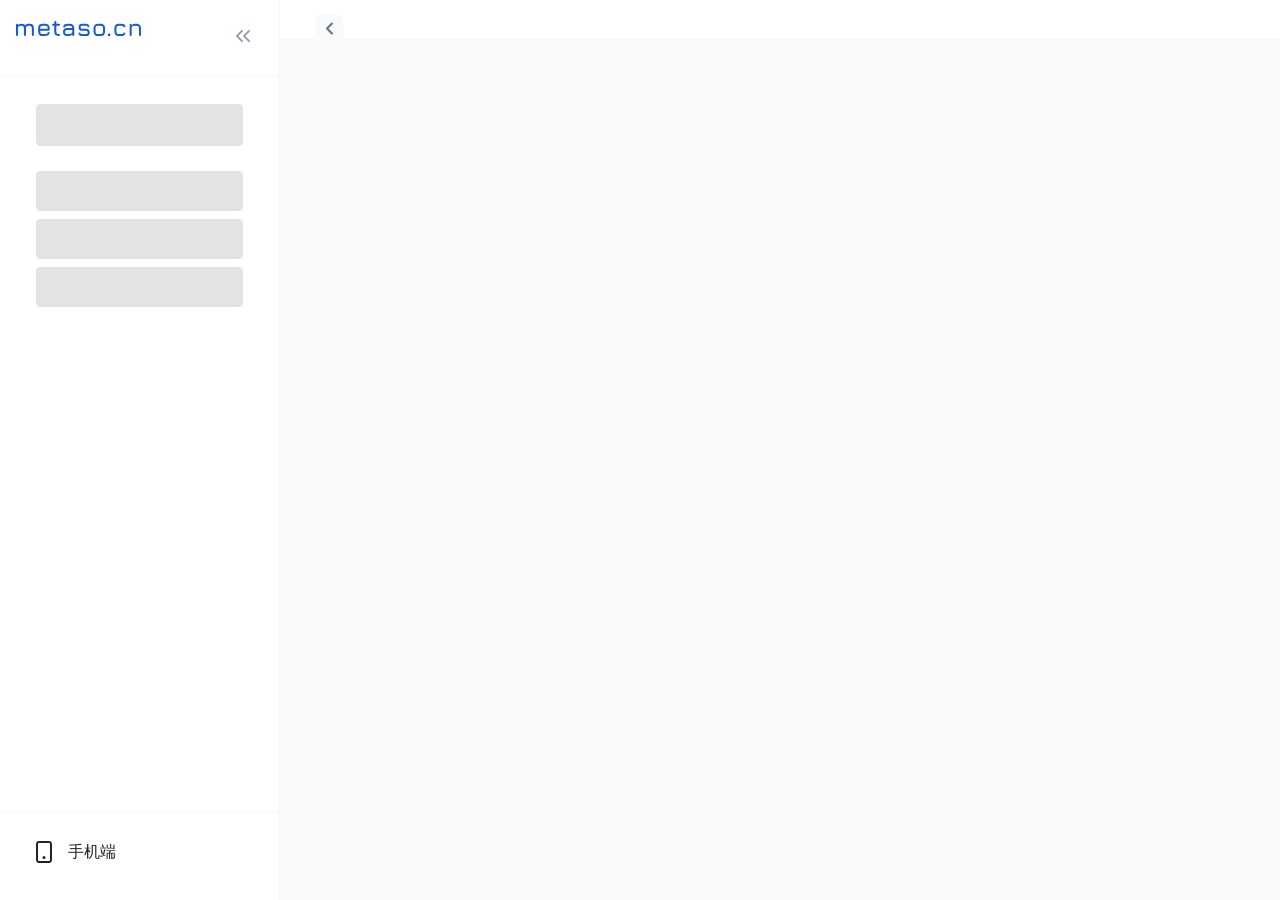
<file: metaso_replica.html>
<!DOCTYPE html>
<html lang="zh">
<head>
    <meta charset="utf-8"/>
    <meta name="viewport" content="width=device-width, initial-scale=1, maximum-scale=1, viewport-fit=cover"/>
    <title>秘塔AI搜索</title>
    <meta name="description" content="秘塔AI搜索，没有广告，直达结果"/>
    <meta name="apple-mobile-web-app-capable" content="yes"/>
    <meta name="apple-mobile-web-app-title" content="秘塔AI搜索"/>
    <meta name="apple-mobile-web-app-status-bar-style" content="default"/>
    <meta name="theme-color" media="(prefers-color-scheme: light)" content="#fafafa"/>
    <meta name="theme-color" media="(prefers-color-scheme: dark)" content="#151515"/>
    
    <style>
        /* Reset and base styles */
        * {
            margin: 0;
            padding: 0;
            box-sizing: border-box;
        }
        
        :root {
            --border-color: #F5F6F5;
            --gray-2: #F9FAFB;
            --black: #000000;
            --black2: #667085;
            --content-op-color: #667085;
            --Gary-Group1-500: #667085;
        }
        
        body {
            font-family: "Roboto", "Helvetica", "Arial", sans-serif;
            font-weight: 400;
            font-size: 1rem;
            line-height: 1.5;
            letter-spacing: 0.00938em;
            background-color: #fafafa;
            color: rgba(0, 0, 0, 0.87);
            margin: 0;
            padding: 0;
        }
        
        .client-desktop {
            width: 100%;
            height: 100vh;
            overflow: hidden;
        }
        
        /* Main layout styles */
        .searchRoot {
            padding-top: env(safe-area-inset-top);
            padding-bottom: env(safe-area-inset-bottom);
            width: 100%;
            height: 100%;
            box-sizing: border-box;
            z-index: auto;
        }
        
        .search-page {
            display: flex;
            height: 100%;
            width: 100%;
        }
        
        /* Left menu styles */
        .left-menu {
            transition: unset;
            display: block;
            width: 280px;
            height: 100vh;
            background: #fff;
            border-right: 1px solid var(--border-color);
            overflow: hidden;
        }
        
        .LeftMenu_menu__YLrpo {
            height: 100%;
            display: flex;
            flex-direction: column;
        }
        
        .LeftMenu_header__JW_As {
            padding: 16px;
            border-bottom: 1px solid var(--border-color);
        }
        
        .LeftMenu_header-inner__vlWOL {
            display: flex;
            align-items: center;
            justify-content: space-between;
        }
        
        .LeftMenu_logo-btn__k33Mt svg {
            height: 28px;
            width: 125px;
        }
        
        .LeftMenu_back-btn__qo_3n {
            background: transparent;
            border: none;
            padding: 8px;
            border-radius: 50%;
            cursor: pointer;
            color: var(--black2);
            transition: background-color 150ms cubic-bezier(0.4, 0, 0.2, 1) 0ms;
        }
        
        .LeftMenu_back-btn__qo_3n:hover {
            background-color: rgba(0, 0, 0, 0.04);
        }
        
        /* Skeleton loading animations */
        .MuiSkeleton-root {
            display: block;
            background-color: rgba(0, 0, 0, 0.11);
            height: 1.2em;
            border-radius: 4px;
            position: relative;
            overflow: hidden;
            -webkit-mask-image: -webkit-radial-gradient(white, black);
        }
        
        .MuiSkeleton-wave::after {
            animation: skeleton-wave 2s linear 0.5s infinite;
            background: linear-gradient(
                90deg,
                transparent,
                rgba(0, 0, 0, 0.04),
                transparent
            );
            content: '';
            position: absolute;
            transform: translateX(-100%);
            bottom: 0;
            left: 0;
            right: 0;
            top: 0;
        }
        
        @keyframes skeleton-wave {
            0% {
                transform: translateX(-100%);
            }
            50% {
                transform: translateX(100%);
            }
            100% {
                transform: translateX(100%);
            }
        }
        
        .skeleton-item-1 {
            height: 42px;
            margin: 10px 0 25px;
            min-width: 64px;
        }
        
        .skeleton-item-2 {
            height: 40px;
            margin-top: 8px;
        }
        
        .menu-content {
            flex: 1;
            padding: 18px;
            display: flex;
            flex-direction: column;
            color: var(--Gary-Group1-500);
            font-size: 16px;
        }
        
        /* Footer menu item */
        .menu-footer {
            padding: 16px;
            border-top: 1px solid var(--border-color);
        }
        
        .menu-item {
            display: flex;
            align-items: center;
            padding: 6px 16px;
            min-height: 48px;
            text-decoration: none;
            color: inherit;
            border-radius: 8px;
            margin-bottom: 8px;
            cursor: default;
            transition: background-color 150ms cubic-bezier(0.4, 0, 0.2, 1) 0ms;
        }
        
        .menu-item:hover {
            background-color: rgba(0, 0, 0, 0.04);
        }
        
        .menu-item svg {
            margin-right: 12px;
            flex: none;
        }
        
        /* QR Code popover */
        .meta-popover {
            position: absolute;
            left: 0;
            top: 0;
            z-index: 9999;
        }
        
        .popover-content {
            background-color: #fff;
            color: rgba(0, 0, 0, 0.87);
            transition: box-shadow 300ms cubic-bezier(0.4, 0, 0.2, 1) 0ms;
            border-radius: 8px;
            box-shadow: 4px 4px 4px 0px #0000001A;
            border: solid 1px var(--border-color);
            padding: 8px;
            padding-bottom: 0px;
        }
        
        .qr-content {
            display: flex;
            flex-direction: column;
            align-items: center;
        }
        
        .qr-content img {
            width: 200px;
            height: 200px;
        }
        
        .qr-text {
            margin-top: 12px;
            margin-bottom: 12px;
            font-size: 13px;
            font-weight: 700;
            color: var(--black);
        }
        
        /* Main content area */
        .search-interactive-report-page {
            flex: 1;
            width: 100%;
            display: flex;
            flex-direction: column;
        }
        
        .search-result-page-header {
            justify-content: flex-end;
            padding: 10px 20px;
            height: 40px;
            flex-shrink: 0;
            text-align: right;
            position: sticky;
            top: 0;
            border-bottom: solid 1px var(--border-color);
            z-index: 100;
            background: #fff;
            display: flex;
            align-items: center;
        }
        
        .search-result-back-btn {
            position: absolute;
            top: 14px;
            left: 35px;
            height: 29px;
            cursor: pointer;
        }
        
        .search-result-back-btn:hover {
            filter: brightness(95%);
        }
        
        .flex-auto-height {
            width: 100%;
            height: 100%;
            position: relative;
            flex: 1;
        }
        
        /* Responsive styles */
        @media (max-width: 768px) {
            .left-menu {
                display: none;
            }
        }
        
        /* Utility classes */
        .flex-column {
            display: flex;
            flex-direction: column;
        }
        
        .fr-ac {
            display: flex;
            align-items: center;
        }
        
        .width-100 {
            width: 100%;
        }
    </style>
</head>

<body class="client-desktop">
    <div id="meta-snackbar-root" style="z-index:40000"></div>
    
    <div class="searchRoot" id="searchRoot">
        <div class="search-page">
            <!-- Left Menu -->
            <div id="left-menu" class="left-menu">
                <div class="LeftMenu_menu__YLrpo">
                    <!-- Header -->
                    <div class="LeftMenu_header__JW_As">
                        <div class="LeftMenu_header-inner__vlWOL">
                            <div class="LeftMenu_logo-btn__k33Mt">
                                <svg xmlns="http://www.w3.org/2000/svg" width="125" height="28" fill="none" viewBox="0 0 125 28">
                                    <path fill="#175CD3" d="M114.682 16.104q-1.027 0-1.027-1.027V4.735q0-1.027 1.027-1.027t1.027 1.027v.403q1.296-1.43 3.814-1.43h.685q2.445 0 3.618 1.173T125 8.5v6.577q0 1.027-1.027 1.027t-1.027-1.027V8.5q0-1.602-.587-2.164-.574-.574-2.151-.574h-.685q-1.466 0-2.555.342-1.088.33-1.259 1.051v7.922q0 1.027-1.027 1.027M103.176 16.104q-2.433 0-3.618-1.174-1.174-1.185-1.174-3.618V8.476q0-2.445 1.161-3.62 1.174-1.172 3.631-1.148h2.005q1.822 0 2.861.611 1.051.611 1.345 1.883.11.513-.184.794-.28.281-.819.281-.477 0-.697-.244a2.4 2.4 0 0 1-.403-.685q-.183-.33-.672-.452-.489-.135-1.431-.134h-2.005q-1.576-.025-2.164.55-.574.562-.574 2.164v2.836q0 1.589.574 2.164.588.574 2.164.574h2.005q.942 0 1.431-.122.489-.135.672-.465.184-.465.403-.696.233-.233.722-.233.513 0 .794.281.294.282.184.795-.294 1.26-1.345 1.883-1.039.61-2.861.611zM92.87 16.104q-.978 0-.978-.978v-.611q0-.954.978-.954h.587q.929 0 .929.954v.611q0 .978-.93.978zM82.308 16.104q-2.433 0-3.62-1.174-1.173-1.173-1.173-3.594V8.5q0-2.457 1.174-3.619 1.186-1.173 3.619-1.173h2.004q2.445 0 3.62 1.173 1.172 1.174 1.173 3.619v2.812q0 2.433-1.174 3.618-1.174 1.174-3.618 1.174zm-2.739-4.768q0 1.578.575 2.152.574.562 2.164.562h2.004q1.603 0 2.164-.574.575-.575.575-2.164V8.5q0-1.602-.575-2.164-.562-.574-2.163-.574h-2.005q-1.065 0-1.663.244a1.44 1.44 0 0 0-.831.831q-.245.588-.245 1.663zM66.065 16.104q-1.554 0-2.458-.636-.905-.647-1.161-1.931-.086-.515.196-.807.293-.293.806-.293.501 0 .722.256.23.245.379.746.145.366.489.489.354.122 1.026.122h4.01q.954 0 1.284-.305.33-.318.33-1.308 0-.979-.33-1.296t-1.284-.318h-3.936q-1.76 0-2.653-.893-.892-.892-.892-2.653 0-1.797.868-2.677.88-.892 2.677-.892h3.814q2.873 0 3.399 2.42.098.515-.196.795t-.807.281q-.477 0-.709-.244-.232-.257-.367-.71a.74.74 0 0 0-.452-.39q-.293-.098-.868-.098h-3.814q-.93 0-1.21.28-.282.282-.282 1.235 0 .881.294 1.186.306.306 1.198.306h3.936q1.834 0 2.751.917t.917 2.75q0 1.846-.917 2.763-.917.905-2.75.905zM51.067 16.104q-2.054 0-3.056-1.002t-1.003-3.057.99-3.056q1.003-1.002 3.07-1.002h5.17q-.073-1.284-.672-1.749-.6-.476-2.054-.476h-1.418q-1.222 0-1.821.17-.599.16-.844.588-.22.513-.452.709t-.697.195q-.513 0-.807-.281-.294-.293-.171-.77.366-1.382 1.528-2.017 1.173-.648 3.264-.648h1.418q2.445 0 3.619 1.173 1.173 1.174 1.173 3.619v6.577q0 1.027-1.026 1.027t-1.027-1.027v-.55q-1.308 1.577-3.815 1.577zm0-2.054h1.37q.903 0 1.699-.159a3.3 3.3 0 0 0 1.357-.611q.574-.44.758-1.26v-1.98h-5.184q-1.21 0-1.614.404-.39.404-.39 1.601 0 1.21.39 1.614.404.39 1.614.391M42.982 16.104q-2.42 0-3.57-1.15-1.149-1.148-1.149-3.544V5.762h-1.198q-1.026 0-1.027-1.027t1.027-1.027h1.198V1.923q0-1.027 1.027-1.027t1.027 1.027v1.785h2.812q1.026 0 1.027 1.027t-1.027 1.027h-2.812v5.648q0 1.553.563 2.102.561.538 2.102.538.477 0 .746.245.28.245.281.782 0 1.027-1.027 1.027M24.198 10.75v.586q0 1.578.575 2.152.574.562 2.164.562h2.005q1.245 0 1.846-.232.599-.232.794-.82.135-.463.367-.708.244-.245.733-.245.515 0 .783.27.27.268.171.782-.27 1.515-1.443 2.261t-3.251.746h-2.005q-2.433 0-3.619-1.174-1.174-1.173-1.174-3.594V8.5q0-2.481 1.174-3.643 1.185-1.173 3.619-1.15h2.005q2.445 0 3.618 1.174 1.174 1.162 1.174 3.619v1.223q0 1.026-1.027 1.026zm2.739-4.988q-1.59-.025-2.164.55-.575.574-.575 2.188v.196h7.482V8.5q0-1.602-.575-2.164-.562-.574-2.163-.574zM13.57 3.708q2.31 0 3.313 1.088 1.014 1.087 1.015 3.606v6.675q0 1.027-1.027 1.027t-1.027-1.027V8.402q0-1.393-.538-2.017-.526-.623-1.736-.623h-1.003q-1.393 0-1.992.623-.6.624-.6 2.017v6.675q0 1.027-1.026 1.027t-1.027-1.027V8.402q0-1.393-.538-2.017-.526-.623-1.736-.623H4.646q-1.395 0-1.993.623-.6.624-.6 2.017v6.675q0 1.027-1.026 1.027T0 15.077V4.735q0-1.027 1.027-1.027t1.027 1.027v.562q.648-.844 1.418-1.21.782-.38 1.858-.38h.318q1.515 0 2.384.429.868.416 1.32 1.357.648-.966 1.37-1.37.733-.415 1.845-.415z"/>
                                </svg>
                            </div>
                            <div class="LeftMenu_sidebar-action__VdkAC">
                                <button class="LeftMenu_back-btn__qo_3n" type="button">
                                    <svg xmlns="http://www.w3.org/2000/svg" width="24" height="24" fill="none" viewBox="0 0 24 24">
                                        <path stroke="#98A2B3" stroke-linecap="round" stroke-linejoin="round" stroke-width="2" d="m18 17-5-5 5-5m-7 10-5-5 5-5"></path>
                                    </svg>
                                </button>
                            </div>
                        </div>
                    </div>
                    
                    <!-- Menu Content with skeleton loaders -->
                    <div class="menu-content">
                        <div style="padding-left: 18px; padding-right: 18px;">
                            <span class="MuiSkeleton-root MuiSkeleton-wave skeleton-item-1"></span>
                            <span class="MuiSkeleton-root MuiSkeleton-wave skeleton-item-2"></span>
                            <span class="MuiSkeleton-root MuiSkeleton-wave skeleton-item-2"></span>
                            <span class="MuiSkeleton-root MuiSkeleton-wave skeleton-item-2"></span>
                        </div>
                    </div>
                    
                    <!-- Footer -->
                    <div class="menu-footer">
                        <div class="width-100">
                            <li class="menu-item" role="menuitem">
                                <svg xmlns="http://www.w3.org/2000/svg" width="24" height="24" fill="none" viewBox="0 0 24 24" style="flex:none">
                                    <path stroke="currentColor" stroke-linecap="round" stroke-linejoin="round" stroke-width="2" d="M12 17.5h.01M8.2 22h7.6c1.12 0 1.68 0 2.108-.218a2 2 0 0 0 .874-.874C19 20.48 19 19.92 19 18.8V5.2c0-1.12 0-1.68-.218-2.108a2 2 0 0 0-.874-.874C17.48 2 16.92 2 15.8 2H8.2c-1.12 0-1.68 0-2.108.218a2 2 0 0 0-.874.874C5 3.52 5 4.08 5 5.2v13.6c0 1.12 0 1.68.218 2.108a2 2 0 0 0 .874.874C6.52 22 7.08 22 8.2 22m4.3-4.5a.5.5 0 1 1-1 0 .5.5 0 0 1 1 0"></path>
                                </svg>
                                <span>手机端</span>
                            </li>
                            
                            <!-- QR Code Skeleton -->
                            <div style="margin-left: 20px; margin-right: 20px; box-sizing: border-box;">
                                <span class="MuiSkeleton-root MuiSkeleton-wave" style="width: 100%; height: 100%; min-width: 64px;"></span>
                            </div>
                        </div>
                        
                        <!-- QR Code Popover (hidden by default) -->
                        <div class="meta-popover" style="display: none;">
                            <div class="popover-content">
                                <div class="qr-content">
                                    <div style="height: 32px;"></div>
                                    <img width="200" height="200" src="[data-uri]" alt="QR Code"/>
                                    <p class="qr-text">👆 扫码免费使用</p>
                                </div>
                            </div>
                        </div>
                    </div>
                </div>
            </div>
            
            <!-- Main Content Area -->
            <div class="search-interactive-report-page flex-column width-100">
                <div class="search-result-page-header fr-ac">
                    <div class="search-result-back-btn">
                        <svg width="29" height="29" viewBox="0 0 29 29" fill="none" xmlns="http://www.w3.org/2000/svg">
                            <rect x="0.5" y="0.5" width="28" height="28" rx="6" fill="var(--gray-2)"></rect>
                            <path d="M17 19.5L12 14.5L17 9.5" stroke="var(--content-op-color)" stroke-width="2" stroke-linecap="round" stroke-linejoin="round"></path>
                        </svg>
                    </div>
                </div>
                <div class="flex-auto-height"></div>
            </div>
        </div>
    </div>
    
    <script>
        // Theme switcher script
        (function() {
            try {
                var d = document.documentElement, c = d.classList;
                c.remove('light', 'dark');
                var e = localStorage.getItem('theme');
                if ('system' === e || (!e && false)) {
                    var t = '(prefers-color-scheme: dark)', m = window.matchMedia(t);
                    if (m.media !== t || m.matches) {
                        d.style.colorScheme = 'dark';
                        c.add('dark');
                    } else {
                        d.style.colorScheme = 'light';
                        c.add('light');
                    }
                } else if (e) {
                    c.add(e || '');
                } else {
                    c.add('light');
                }
                if (e === 'light' || e === 'dark' || !e) d.style.colorScheme = e || 'light';
            } catch (e) {}
        })();
        
        // Add medium class to documentElement
        document.documentElement.classList.add('medium');
        
        // Simple interactions
        document.addEventListener('DOMContentLoaded', function() {
            // Back button functionality
            var backBtn = document.querySelector('.search-result-back-btn');
            if (backBtn) {
                backBtn.addEventListener('click', function() {
                    window.history.back();
                });
            }
            
            // Menu back button
            var menuBackBtn = document.querySelector('.LeftMenu_back-btn__qo_3n');
            if (menuBackBtn) {
                menuBackBtn.addEventListener('click', function() {
                    var leftMenu = document.getElementById('left-menu');
                    if (leftMenu) {
                        leftMenu.style.display = leftMenu.style.display === 'none' ? 'block' : 'none';
                    }
                });
            }
        });
    </script>
</body>
</html>
</file>
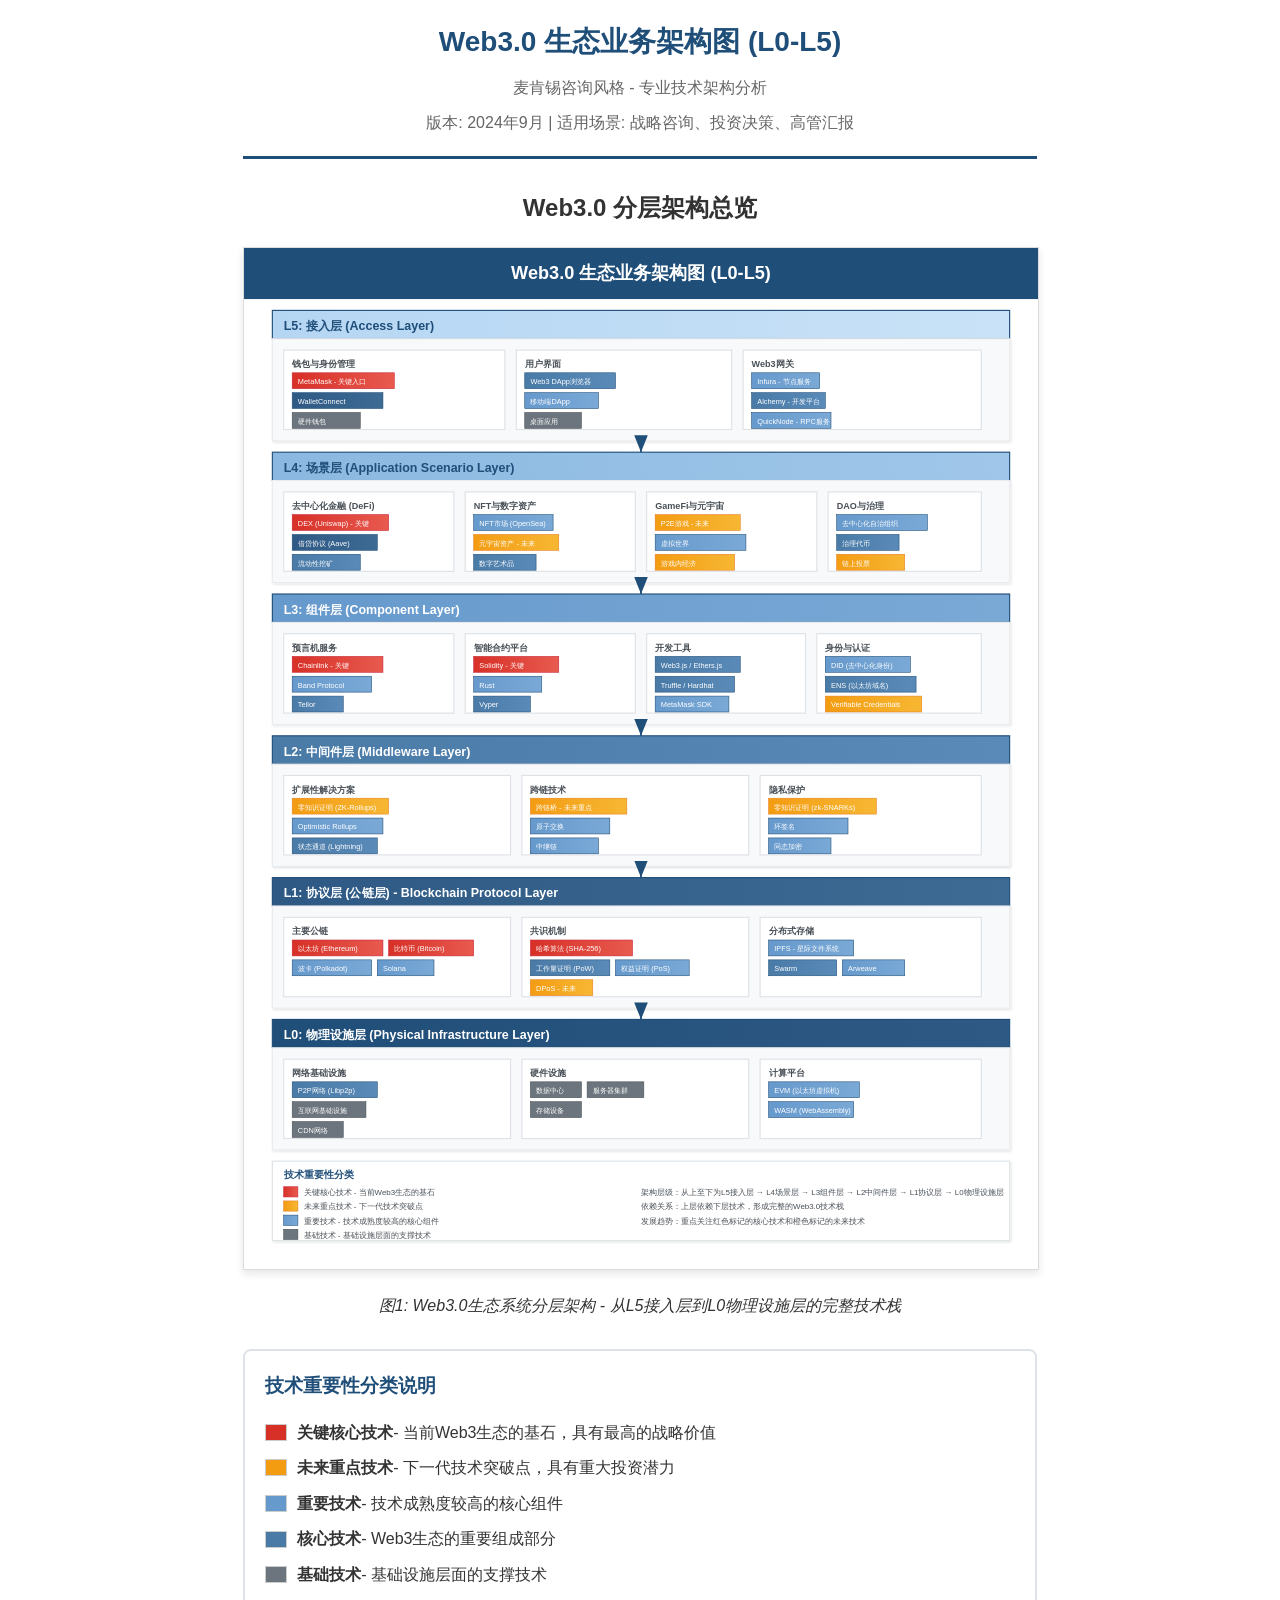
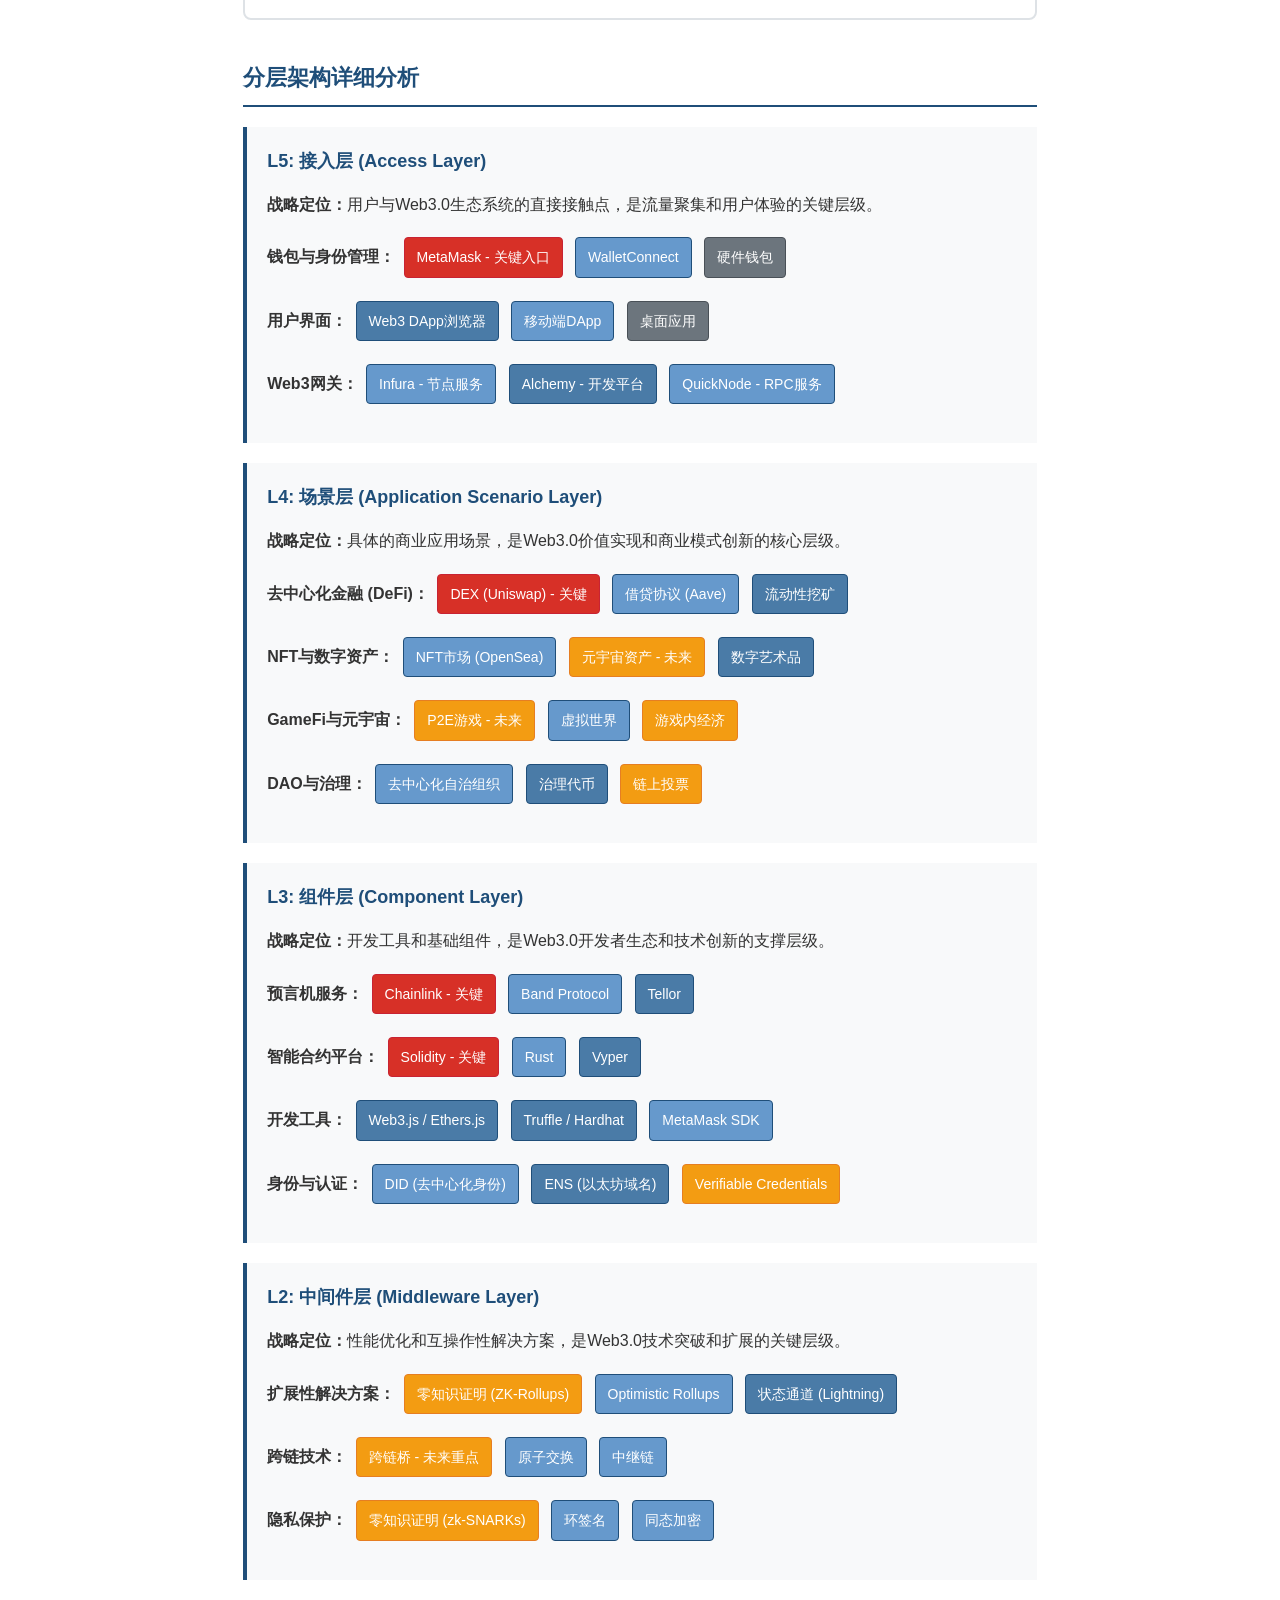
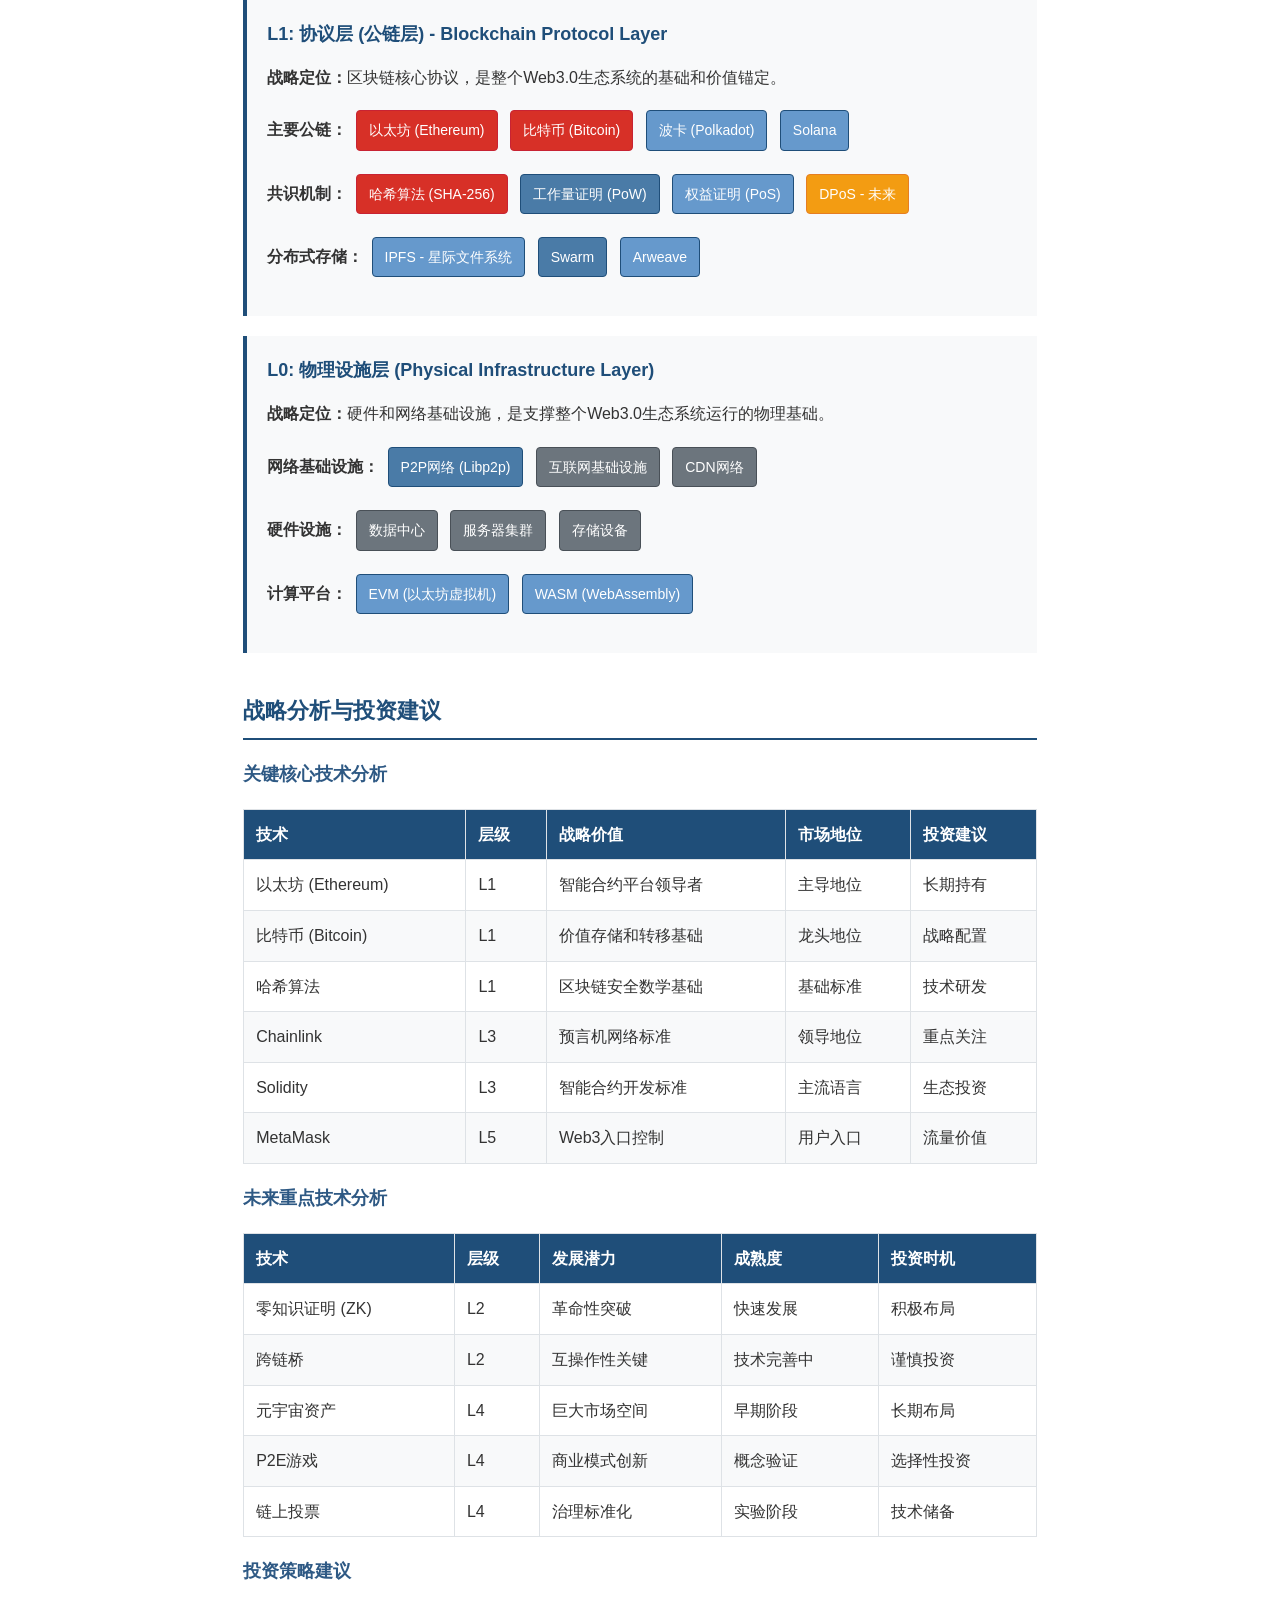
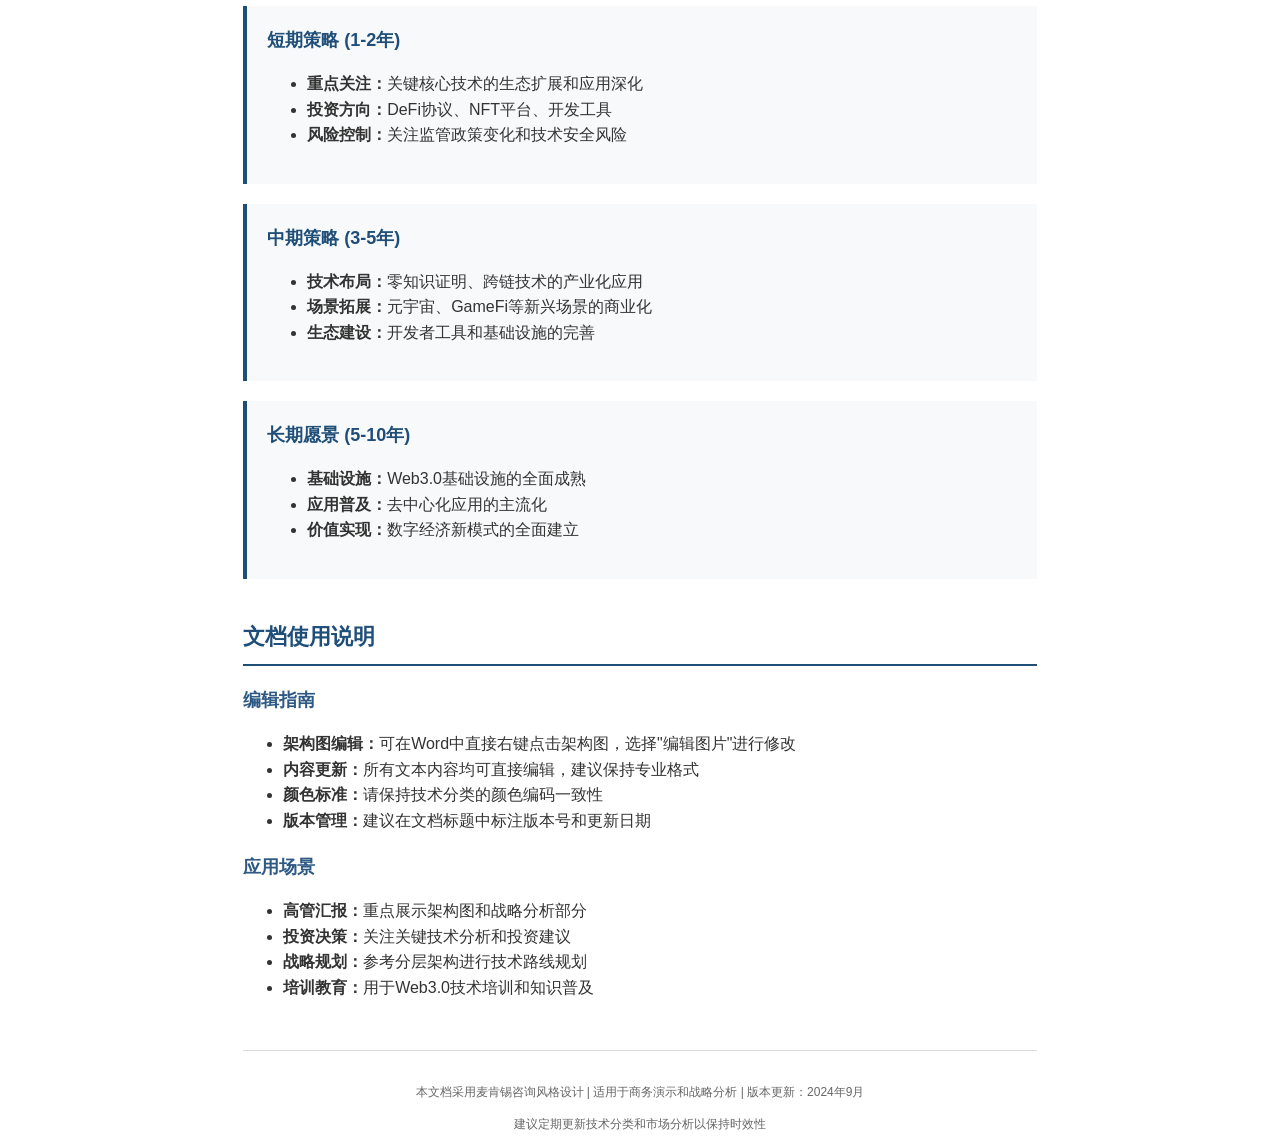
<file: Web3_Architecture_Document.html>
<!DOCTYPE html>
<html lang="zh-CN">
<head>
    <meta charset="UTF-8">
    <meta name="viewport" content="width=device-width, initial-scale=1.0">
    <title>Web3.0 生态业务架构图 (L0-L5) - 麦肯锡风格</title>
    <style>
        @page {
            size: A4;
            margin: 2cm;
        }
        
        body {
            font-family: Arial, "Microsoft YaHei", sans-serif;
            line-height: 1.6;
            color: #333;
            max-width: 21cm;
            margin: 0 auto;
            background: white;
        }
        
        .header {
            text-align: center;
            margin-bottom: 30px;
            padding: 20px 0;
            border-bottom: 3px solid #1f4e79;
        }
        
        .header h1 {
            font-size: 28px;
            color: #1f4e79;
            margin: 0;
            font-weight: 600;
        }
        
        .header p {
            font-size: 16px;
            color: #666;
            margin: 10px 0 0 0;
        }
        
        .architecture-diagram {
            text-align: center;
            margin: 30px 0;
            page-break-inside: avoid;
        }
        
        .architecture-diagram img {
            max-width: 100%;
            height: auto;
            border: 1px solid #ddd;
            box-shadow: 0 4px 8px rgba(0,0,0,0.1);
        }
        
        .section {
            margin: 40px 0;
            page-break-inside: avoid;
        }
        
        .section h2 {
            font-size: 22px;
            color: #1f4e79;
            border-bottom: 2px solid #1f4e79;
            padding-bottom: 10px;
            margin-bottom: 20px;
        }
        
        .section h3 {
            font-size: 18px;
            color: #2e5984;
            margin: 20px 0 10px 0;
        }
        
        .layer-description {
            background: #f8f9fa;
            padding: 20px;
            border-left: 4px solid #1f4e79;
            margin: 20px 0;
        }
        
        .layer-title {
            font-size: 18px;
            font-weight: 600;
            color: #1f4e79;
            margin-bottom: 10px;
        }
        
        .tech-category {
            margin: 15px 0;
        }
        
        .tech-item {
            display: inline-block;
            padding: 8px 12px;
            margin: 4px;
            border-radius: 4px;
            font-size: 14px;
            font-weight: 500;
        }
        
        .critical {
            background: #d73027;
            color: white;
            border: 1px solid #c82333;
        }
        
        .future {
            background: #f39c12;
            color: white;
            border: 1px solid #e67e22;
        }
        
        .advanced {
            background: #6699cc;
            color: white;
            border: 1px solid #1f4e79;
        }
        
        .core {
            background: #4a7ba7;
            color: white;
            border: 1px solid #1f4e79;
        }
        
        .basic {
            background: #6c757d;
            color: white;
            border: 1px solid #495057;
        }
        
        .legend {
            background: white;
            border: 2px solid #dee2e6;
            padding: 20px;
            margin: 30px 0;
            border-radius: 8px;
        }
        
        .legend h3 {
            color: #1f4e79;
            margin-top: 0;
        }
        
        .legend-item {
            display: flex;
            align-items: center;
            margin: 10px 0;
        }
        
        .legend-color {
            width: 20px;
            height: 15px;
            margin-right: 10px;
            border: 1px solid #ccc;
        }
        
        .summary-table {
            width: 100%;
            border-collapse: collapse;
            margin: 20px 0;
        }
        
        .summary-table th,
        .summary-table td {
            border: 1px solid #dee2e6;
            padding: 12px;
            text-align: left;
        }
        
        .summary-table th {
            background: #1f4e79;
            color: white;
            font-weight: 600;
        }
        
        .summary-table tr:nth-child(even) {
            background: #f8f9fa;
        }
        
        .page-break {
            page-break-before: always;
        }
        
        @media print {
            body {
                margin: 0;
            }
            .no-print {
                display: none;
            }
        }
    </style>
</head>
<body>
    <!-- 文档标题 -->
    <div class="header">
        <h1>Web3.0 生态业务架构图 (L0-L5)</h1>
        <p>麦肯锡咨询风格 - 专业技术架构分析</p>
        <p>版本: 2024年9月 | 适用场景: 战略咨询、投资决策、高管汇报</p>
    </div>

    <!-- 架构图 -->
    <div class="architecture-diagram">
        <h2>Web3.0 分层架构总览</h2>
        <img src="Web3_Architecture_McKinsey_Large_Font.svg" alt="Web3.0 生态业务架构图" />
        <p><em>图1: Web3.0生态系统分层架构 - 从L5接入层到L0物理设施层的完整技术栈</em></p>
    </div>

    <!-- 技术分类图例 -->
    <div class="legend">
        <h3>技术重要性分类说明</h3>
        <div class="legend-item">
            <div class="legend-color critical"></div>
            <strong>关键核心技术</strong> - 当前Web3生态的基石，具有最高的战略价值
        </div>
        <div class="legend-item">
            <div class="legend-color future"></div>
            <strong>未来重点技术</strong> - 下一代技术突破点，具有重大投资潜力
        </div>
        <div class="legend-item">
            <div class="legend-color advanced"></div>
            <strong>重要技术</strong> - 技术成熟度较高的核心组件
        </div>
        <div class="legend-item">
            <div class="legend-color core"></div>
            <strong>核心技术</strong> - Web3生态的重要组成部分
        </div>
        <div class="legend-item">
            <div class="legend-color basic"></div>
            <strong>基础技术</strong> - 基础设施层面的支撑技术
        </div>
    </div>

    <!-- 层级架构详解 -->
    <div class="section">
        <h2>分层架构详细分析</h2>
        
        <div class="layer-description">
            <div class="layer-title">L5: 接入层 (Access Layer)</div>
            <p><strong>战略定位：</strong>用户与Web3.0生态系统的直接接触点，是流量聚集和用户体验的关键层级。</p>
            <div class="tech-category">
                <strong>钱包与身份管理：</strong>
                <span class="tech-item critical">MetaMask - 关键入口</span>
                <span class="tech-item advanced">WalletConnect</span>
                <span class="tech-item basic">硬件钱包</span>
            </div>
            <div class="tech-category">
                <strong>用户界面：</strong>
                <span class="tech-item core">Web3 DApp浏览器</span>
                <span class="tech-item advanced">移动端DApp</span>
                <span class="tech-item basic">桌面应用</span>
            </div>
            <div class="tech-category">
                <strong>Web3网关：</strong>
                <span class="tech-item advanced">Infura - 节点服务</span>
                <span class="tech-item core">Alchemy - 开发平台</span>
                <span class="tech-item advanced">QuickNode - RPC服务</span>
            </div>
        </div>

        <div class="layer-description">
            <div class="layer-title">L4: 场景层 (Application Scenario Layer)</div>
            <p><strong>战略定位：</strong>具体的商业应用场景，是Web3.0价值实现和商业模式创新的核心层级。</p>
            <div class="tech-category">
                <strong>去中心化金融 (DeFi)：</strong>
                <span class="tech-item critical">DEX (Uniswap) - 关键</span>
                <span class="tech-item advanced">借贷协议 (Aave)</span>
                <span class="tech-item core">流动性挖矿</span>
            </div>
            <div class="tech-category">
                <strong>NFT与数字资产：</strong>
                <span class="tech-item advanced">NFT市场 (OpenSea)</span>
                <span class="tech-item future">元宇宙资产 - 未来</span>
                <span class="tech-item core">数字艺术品</span>
            </div>
            <div class="tech-category">
                <strong>GameFi与元宇宙：</strong>
                <span class="tech-item future">P2E游戏 - 未来</span>
                <span class="tech-item advanced">虚拟世界</span>
                <span class="tech-item future">游戏内经济</span>
            </div>
            <div class="tech-category">
                <strong>DAO与治理：</strong>
                <span class="tech-item advanced">去中心化自治组织</span>
                <span class="tech-item core">治理代币</span>
                <span class="tech-item future">链上投票</span>
            </div>
        </div>

        <div class="layer-description">
            <div class="layer-title">L3: 组件层 (Component Layer)</div>
            <p><strong>战略定位：</strong>开发工具和基础组件，是Web3.0开发者生态和技术创新的支撑层级。</p>
            <div class="tech-category">
                <strong>预言机服务：</strong>
                <span class="tech-item critical">Chainlink - 关键</span>
                <span class="tech-item advanced">Band Protocol</span>
                <span class="tech-item core">Tellor</span>
            </div>
            <div class="tech-category">
                <strong>智能合约平台：</strong>
                <span class="tech-item critical">Solidity - 关键</span>
                <span class="tech-item advanced">Rust</span>
                <span class="tech-item core">Vyper</span>
            </div>
            <div class="tech-category">
                <strong>开发工具：</strong>
                <span class="tech-item core">Web3.js / Ethers.js</span>
                <span class="tech-item core">Truffle / Hardhat</span>
                <span class="tech-item advanced">MetaMask SDK</span>
            </div>
            <div class="tech-category">
                <strong>身份与认证：</strong>
                <span class="tech-item advanced">DID (去中心化身份)</span>
                <span class="tech-item core">ENS (以太坊域名)</span>
                <span class="tech-item future">Verifiable Credentials</span>
            </div>
        </div>

        <div class="layer-description">
            <div class="layer-title">L2: 中间件层 (Middleware Layer)</div>
            <p><strong>战略定位：</strong>性能优化和互操作性解决方案，是Web3.0技术突破和扩展的关键层级。</p>
            <div class="tech-category">
                <strong>扩展性解决方案：</strong>
                <span class="tech-item future">零知识证明 (ZK-Rollups)</span>
                <span class="tech-item advanced">Optimistic Rollups</span>
                <span class="tech-item core">状态通道 (Lightning)</span>
            </div>
            <div class="tech-category">
                <strong>跨链技术：</strong>
                <span class="tech-item future">跨链桥 - 未来重点</span>
                <span class="tech-item advanced">原子交换</span>
                <span class="tech-item advanced">中继链</span>
            </div>
            <div class="tech-category">
                <strong>隐私保护：</strong>
                <span class="tech-item future">零知识证明 (zk-SNARKs)</span>
                <span class="tech-item advanced">环签名</span>
                <span class="tech-item advanced">同态加密</span>
            </div>
        </div>

        <div class="layer-description">
            <div class="layer-title">L1: 协议层 (公链层) - Blockchain Protocol Layer</div>
            <p><strong>战略定位：</strong>区块链核心协议，是整个Web3.0生态系统的基础和价值锚定。</p>
            <div class="tech-category">
                <strong>主要公链：</strong>
                <span class="tech-item critical">以太坊 (Ethereum)</span>
                <span class="tech-item critical">比特币 (Bitcoin)</span>
                <span class="tech-item advanced">波卡 (Polkadot)</span>
                <span class="tech-item advanced">Solana</span>
            </div>
            <div class="tech-category">
                <strong>共识机制：</strong>
                <span class="tech-item critical">哈希算法 (SHA-256)</span>
                <span class="tech-item core">工作量证明 (PoW)</span>
                <span class="tech-item advanced">权益证明 (PoS)</span>
                <span class="tech-item future">DPoS - 未来</span>
            </div>
            <div class="tech-category">
                <strong>分布式存储：</strong>
                <span class="tech-item advanced">IPFS - 星际文件系统</span>
                <span class="tech-item core">Swarm</span>
                <span class="tech-item advanced">Arweave</span>
            </div>
        </div>

        <div class="layer-description">
            <div class="layer-title">L0: 物理设施层 (Physical Infrastructure Layer)</div>
            <p><strong>战略定位：</strong>硬件和网络基础设施，是支撑整个Web3.0生态系统运行的物理基础。</p>
            <div class="tech-category">
                <strong>网络基础设施：</strong>
                <span class="tech-item core">P2P网络 (Libp2p)</span>
                <span class="tech-item basic">互联网基础设施</span>
                <span class="tech-item basic">CDN网络</span>
            </div>
            <div class="tech-category">
                <strong>硬件设施：</strong>
                <span class="tech-item basic">数据中心</span>
                <span class="tech-item basic">服务器集群</span>
                <span class="tech-item basic">存储设备</span>
            </div>
            <div class="tech-category">
                <strong>计算平台：</strong>
                <span class="tech-item advanced">EVM (以太坊虚拟机)</span>
                <span class="tech-item advanced">WASM (WebAssembly)</span>
            </div>
        </div>
    </div>

    <!-- 页面分隔 -->
    <div class="page-break"></div>

    <!-- 战略分析 -->
    <div class="section">
        <h2>战略分析与投资建议</h2>
        
        <h3>关键核心技术分析</h3>
        <table class="summary-table">
            <thead>
                <tr>
                    <th>技术</th>
                    <th>层级</th>
                    <th>战略价值</th>
                    <th>市场地位</th>
                    <th>投资建议</th>
                </tr>
            </thead>
            <tbody>
                <tr>
                    <td>以太坊 (Ethereum)</td>
                    <td>L1</td>
                    <td>智能合约平台领导者</td>
                    <td>主导地位</td>
                    <td>长期持有</td>
                </tr>
                <tr>
                    <td>比特币 (Bitcoin)</td>
                    <td>L1</td>
                    <td>价值存储和转移基础</td>
                    <td>龙头地位</td>
                    <td>战略配置</td>
                </tr>
                <tr>
                    <td>哈希算法</td>
                    <td>L1</td>
                    <td>区块链安全数学基础</td>
                    <td>基础标准</td>
                    <td>技术研发</td>
                </tr>
                <tr>
                    <td>Chainlink</td>
                    <td>L3</td>
                    <td>预言机网络标准</td>
                    <td>领导地位</td>
                    <td>重点关注</td>
                </tr>
                <tr>
                    <td>Solidity</td>
                    <td>L3</td>
                    <td>智能合约开发标准</td>
                    <td>主流语言</td>
                    <td>生态投资</td>
                </tr>
                <tr>
                    <td>MetaMask</td>
                    <td>L5</td>
                    <td>Web3入口控制</td>
                    <td>用户入口</td>
                    <td>流量价值</td>
                </tr>
            </tbody>
        </table>

        <h3>未来重点技术分析</h3>
        <table class="summary-table">
            <thead>
                <tr>
                    <th>技术</th>
                    <th>层级</th>
                    <th>发展潜力</th>
                    <th>成熟度</th>
                    <th>投资时机</th>
                </tr>
            </thead>
            <tbody>
                <tr>
                    <td>零知识证明 (ZK)</td>
                    <td>L2</td>
                    <td>革命性突破</td>
                    <td>快速发展</td>
                    <td>积极布局</td>
                </tr>
                <tr>
                    <td>跨链桥</td>
                    <td>L2</td>
                    <td>互操作性关键</td>
                    <td>技术完善中</td>
                    <td>谨慎投资</td>
                </tr>
                <tr>
                    <td>元宇宙资产</td>
                    <td>L4</td>
                    <td>巨大市场空间</td>
                    <td>早期阶段</td>
                    <td>长期布局</td>
                </tr>
                <tr>
                    <td>P2E游戏</td>
                    <td>L4</td>
                    <td>商业模式创新</td>
                    <td>概念验证</td>
                    <td>选择性投资</td>
                </tr>
                <tr>
                    <td>链上投票</td>
                    <td>L4</td>
                    <td>治理标准化</td>
                    <td>实验阶段</td>
                    <td>技术储备</td>
                </tr>
            </tbody>
        </table>

        <h3>投资策略建议</h3>
        <div class="layer-description">
            <div class="layer-title">短期策略 (1-2年)</div>
            <ul>
                <li><strong>重点关注：</strong>关键核心技术的生态扩展和应用深化</li>
                <li><strong>投资方向：</strong>DeFi协议、NFT平台、开发工具</li>
                <li><strong>风险控制：</strong>关注监管政策变化和技术安全风险</li>
            </ul>
        </div>

        <div class="layer-description">
            <div class="layer-title">中期策略 (3-5年)</div>
            <ul>
                <li><strong>技术布局：</strong>零知识证明、跨链技术的产业化应用</li>
                <li><strong>场景拓展：</strong>元宇宙、GameFi等新兴场景的商业化</li>
                <li><strong>生态建设：</strong>开发者工具和基础设施的完善</li>
            </ul>
        </div>

        <div class="layer-description">
            <div class="layer-title">长期愿景 (5-10年)</div>
            <ul>
                <li><strong>基础设施：</strong>Web3.0基础设施的全面成熟</li>
                <li><strong>应用普及：</strong>去中心化应用的主流化</li>
                <li><strong>价值实现：</strong>数字经济新模式的全面建立</li>
            </ul>
        </div>
    </div>

    <!-- 使用说明 -->
    <div class="section">
        <h2>文档使用说明</h2>
        <h3>编辑指南</h3>
        <ul>
            <li><strong>架构图编辑：</strong>可在Word中直接右键点击架构图，选择"编辑图片"进行修改</li>
            <li><strong>内容更新：</strong>所有文本内容均可直接编辑，建议保持专业格式</li>
            <li><strong>颜色标准：</strong>请保持技术分类的颜色编码一致性</li>
            <li><strong>版本管理：</strong>建议在文档标题中标注版本号和更新日期</li>
        </ul>

        <h3>应用场景</h3>
        <ul>
            <li><strong>高管汇报：</strong>重点展示架构图和战略分析部分</li>
            <li><strong>投资决策：</strong>关注关键技术分析和投资建议</li>
            <li><strong>战略规划：</strong>参考分层架构进行技术路线规划</li>
            <li><strong>培训教育：</strong>用于Web3.0技术培训和知识普及</li>
        </ul>
    </div>

    <!-- 页脚信息 -->
    <div style="margin-top: 50px; padding-top: 20px; border-top: 1px solid #ddd; text-align: center; color: #666; font-size: 12px;">
        <p>本文档采用麦肯锡咨询风格设计 | 适用于商务演示和战略分析 | 版本更新：2024年9月</p>
        <p>建议定期更新技术分类和市场分析以保持时效性</p>
    </div>
</body>
</html>
</file>
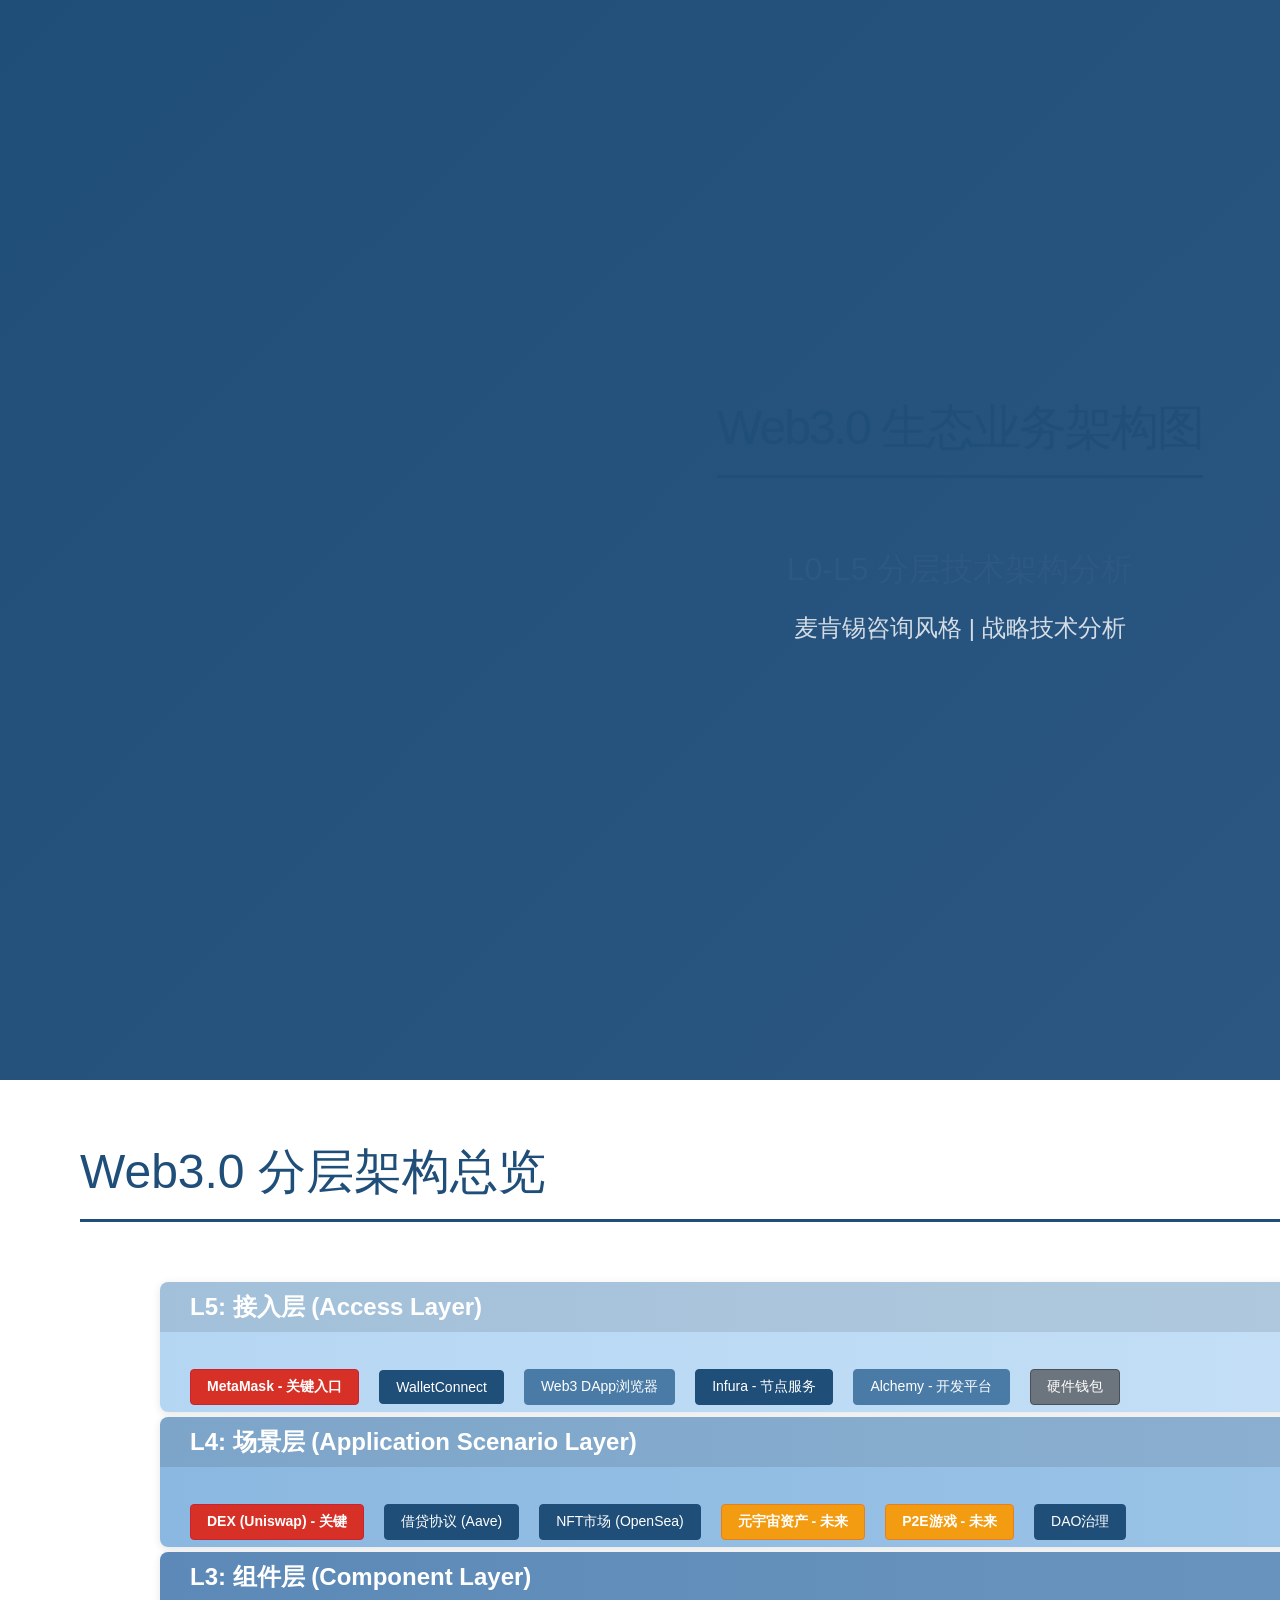
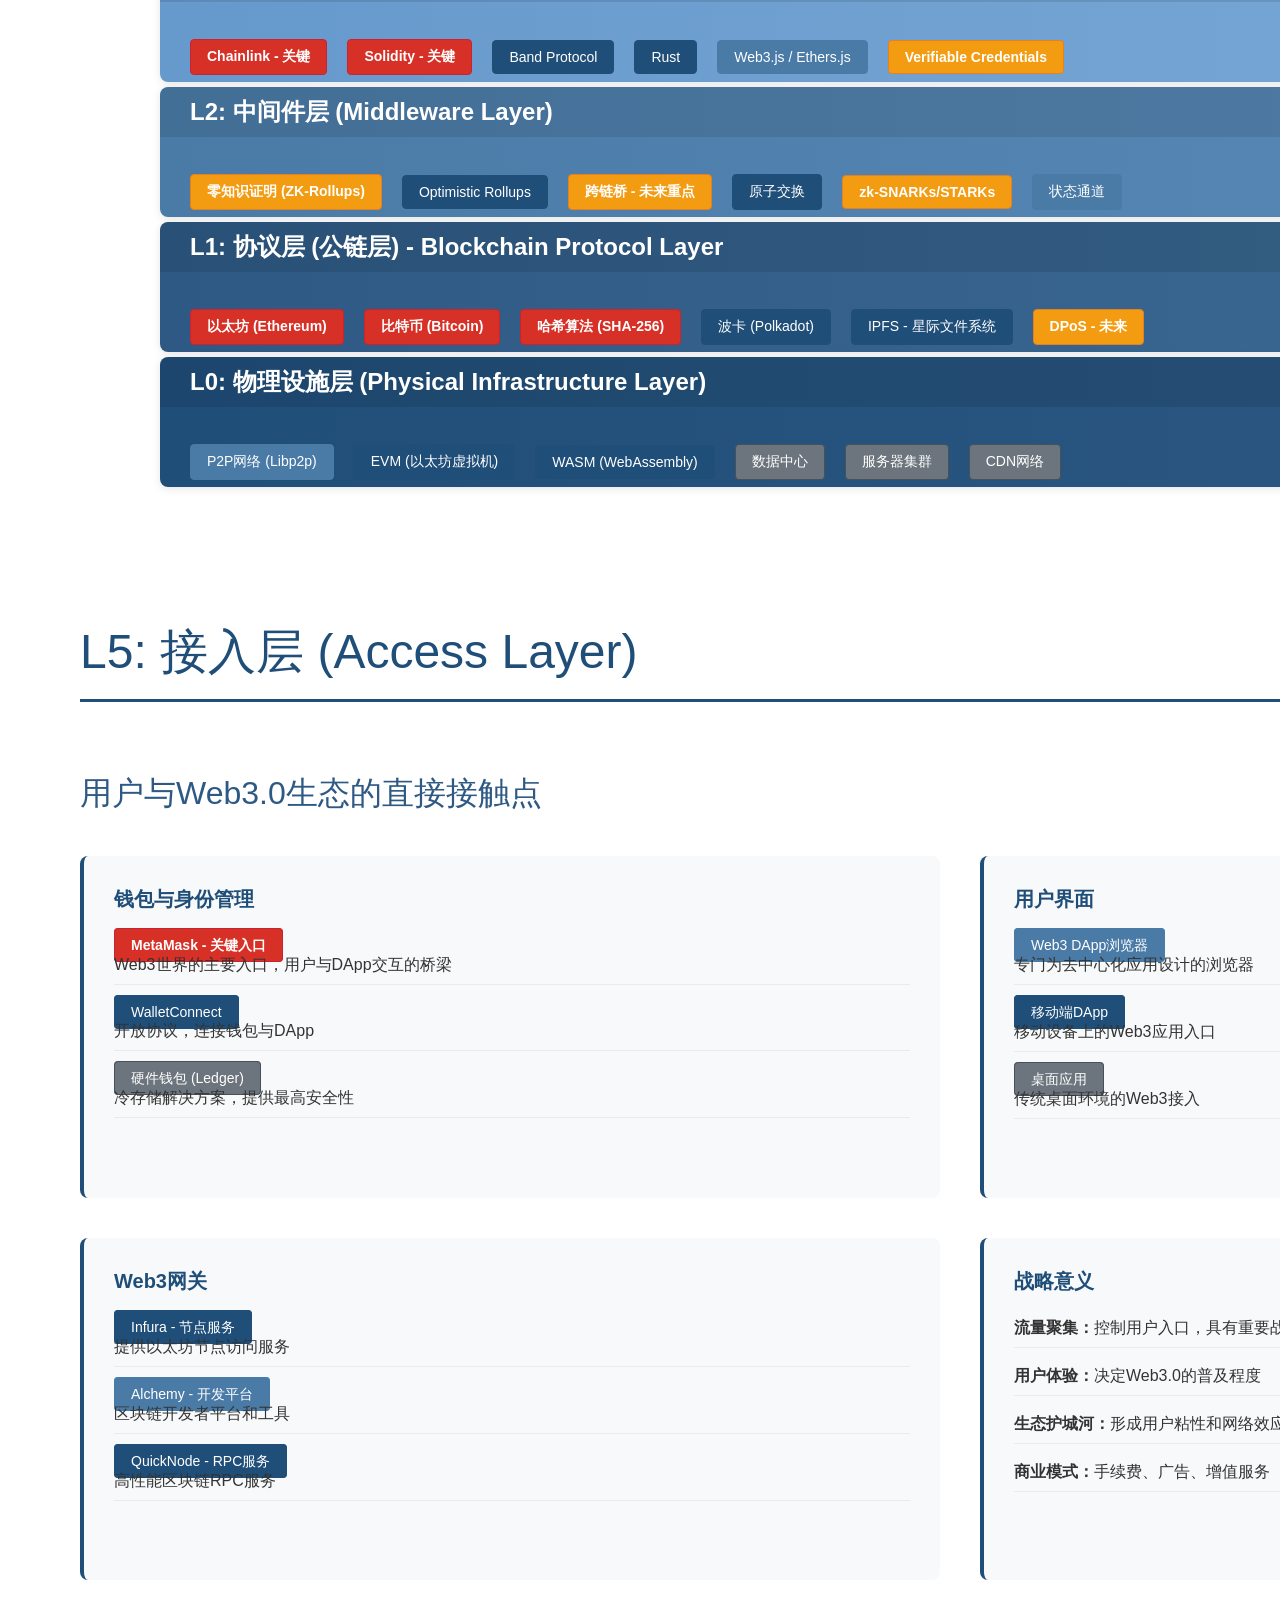
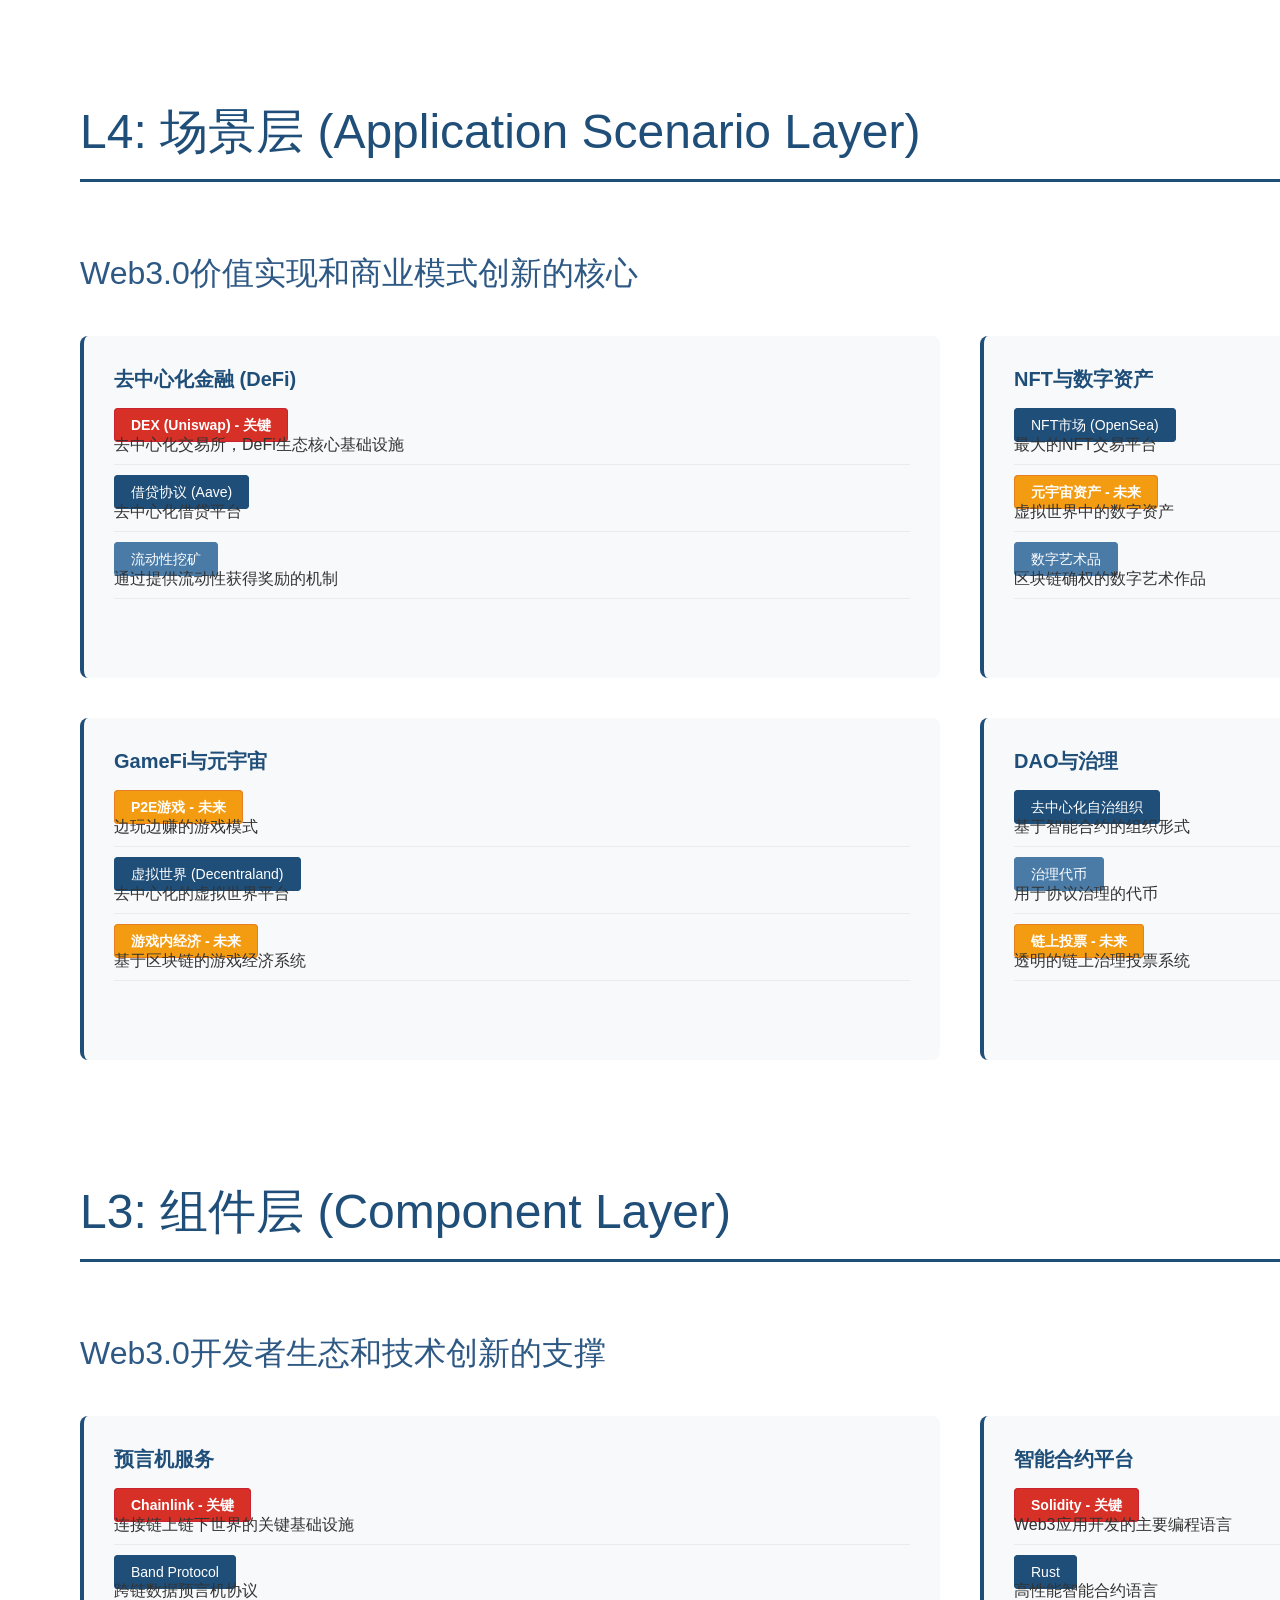
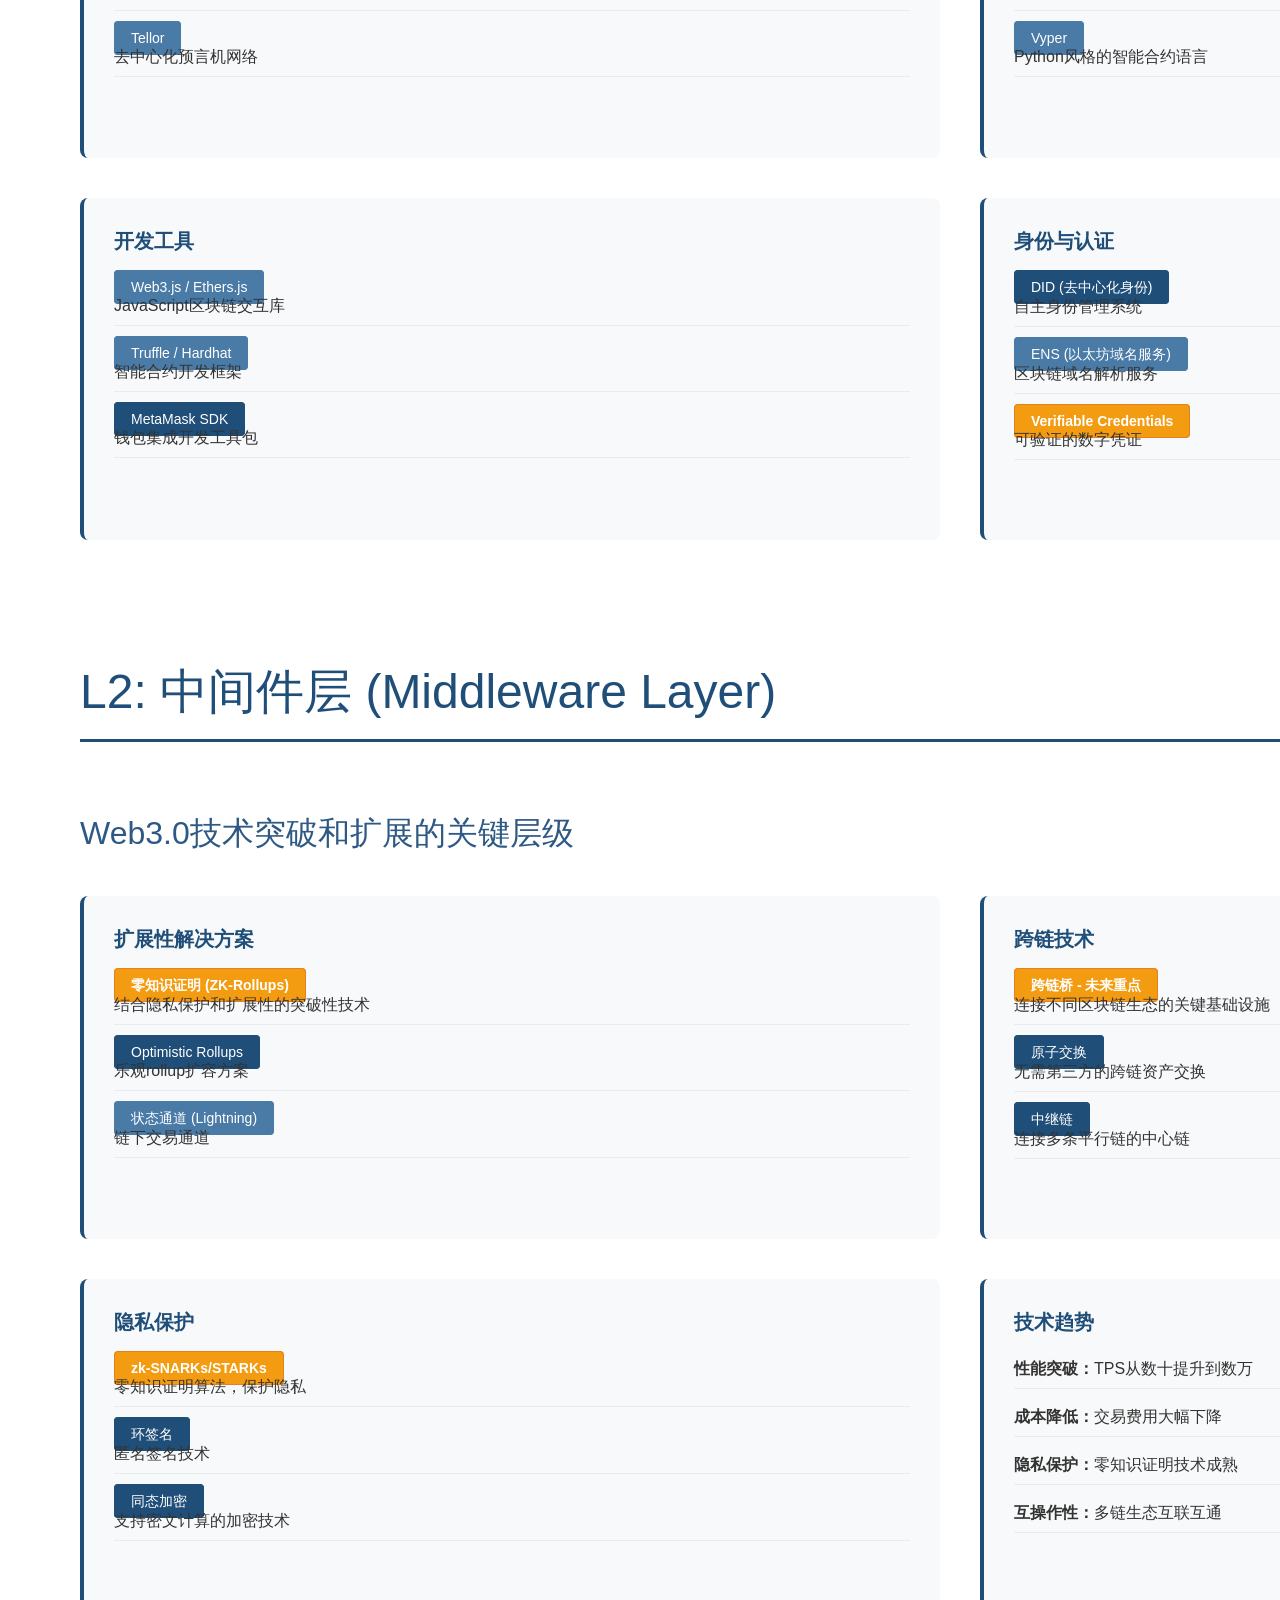
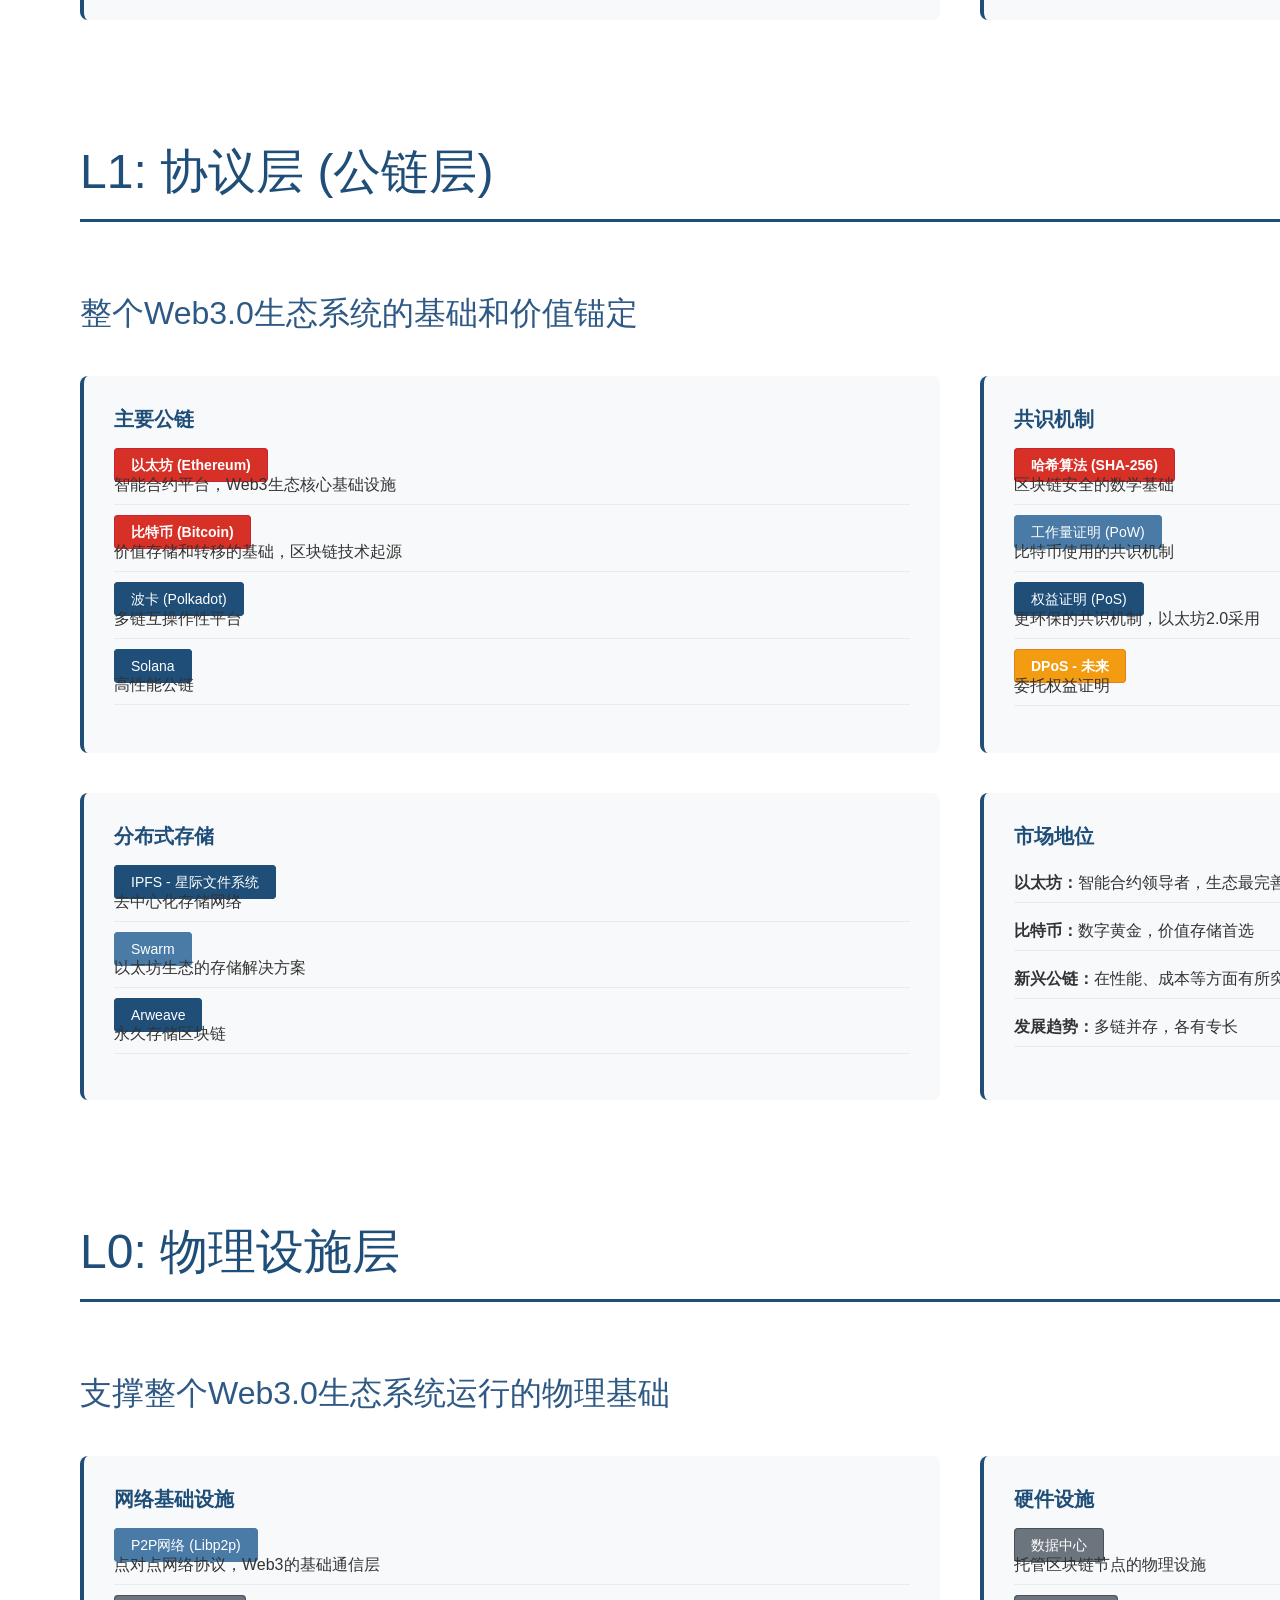
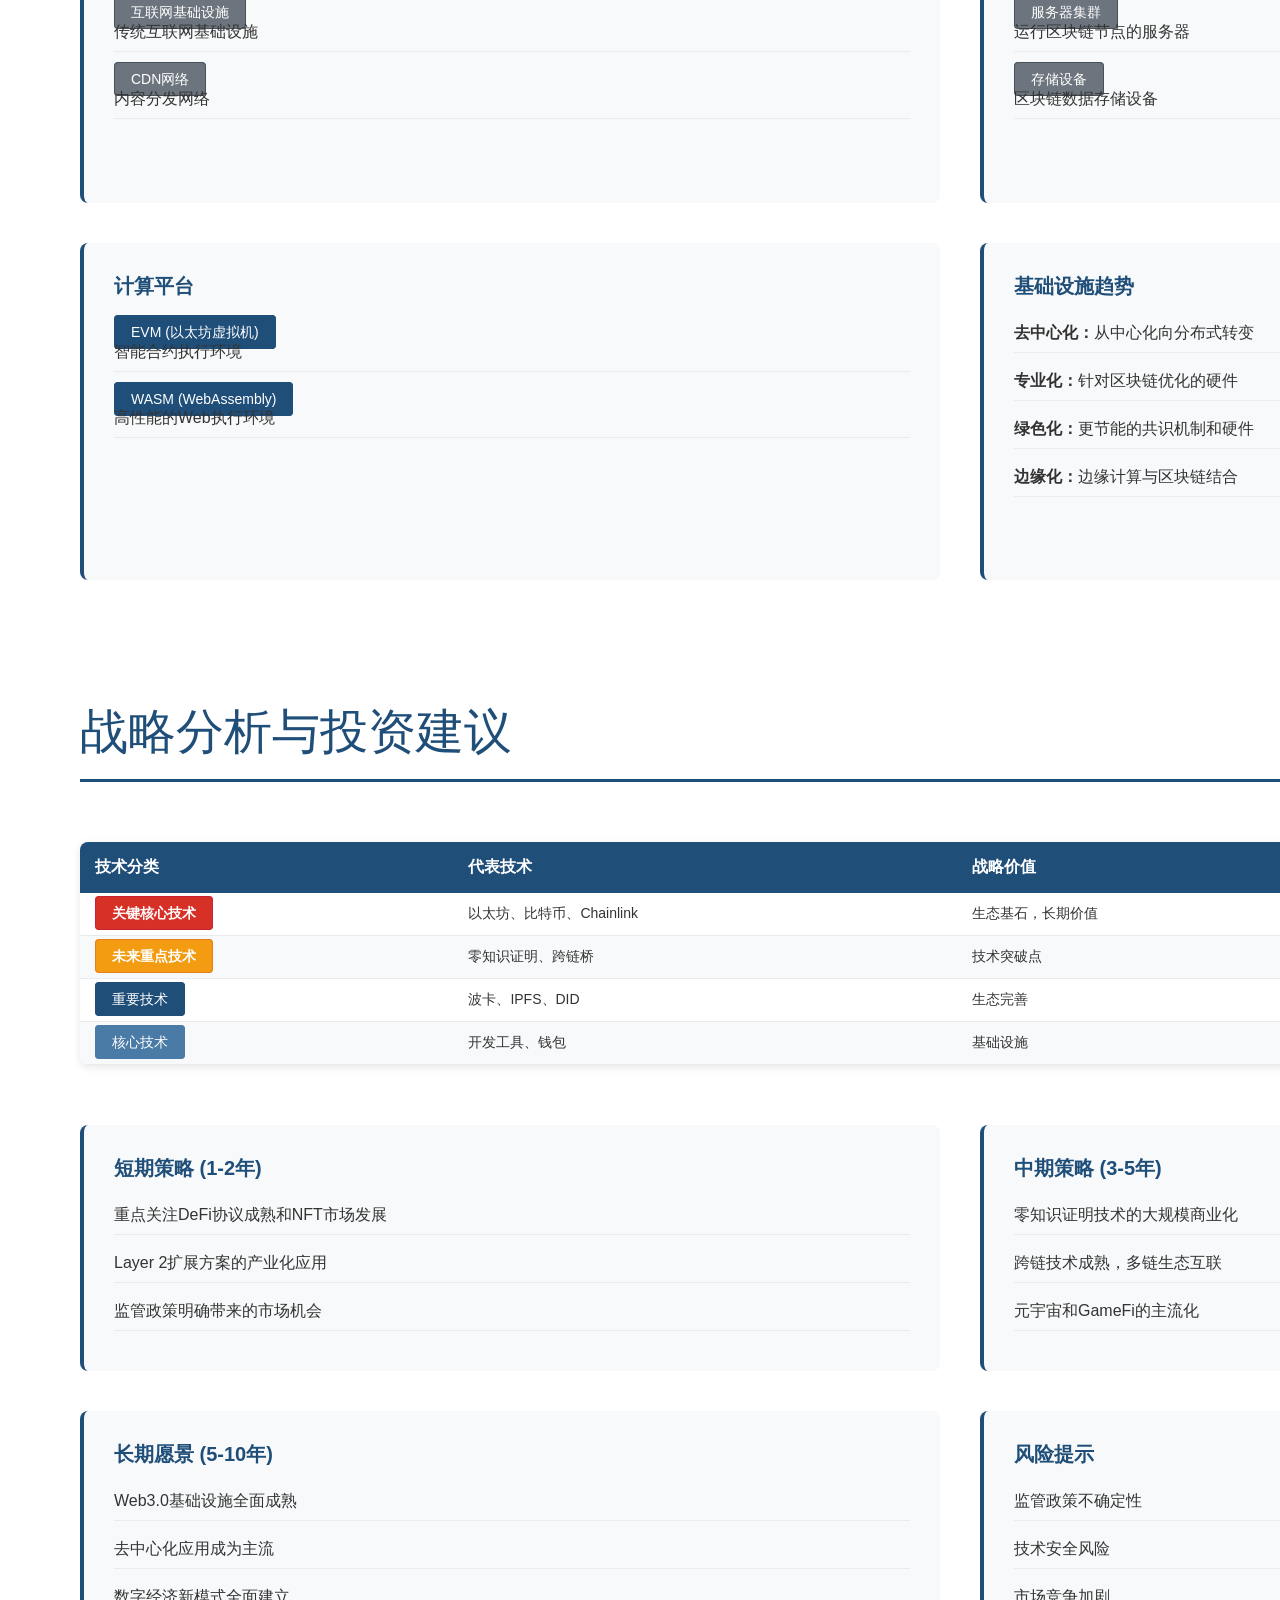
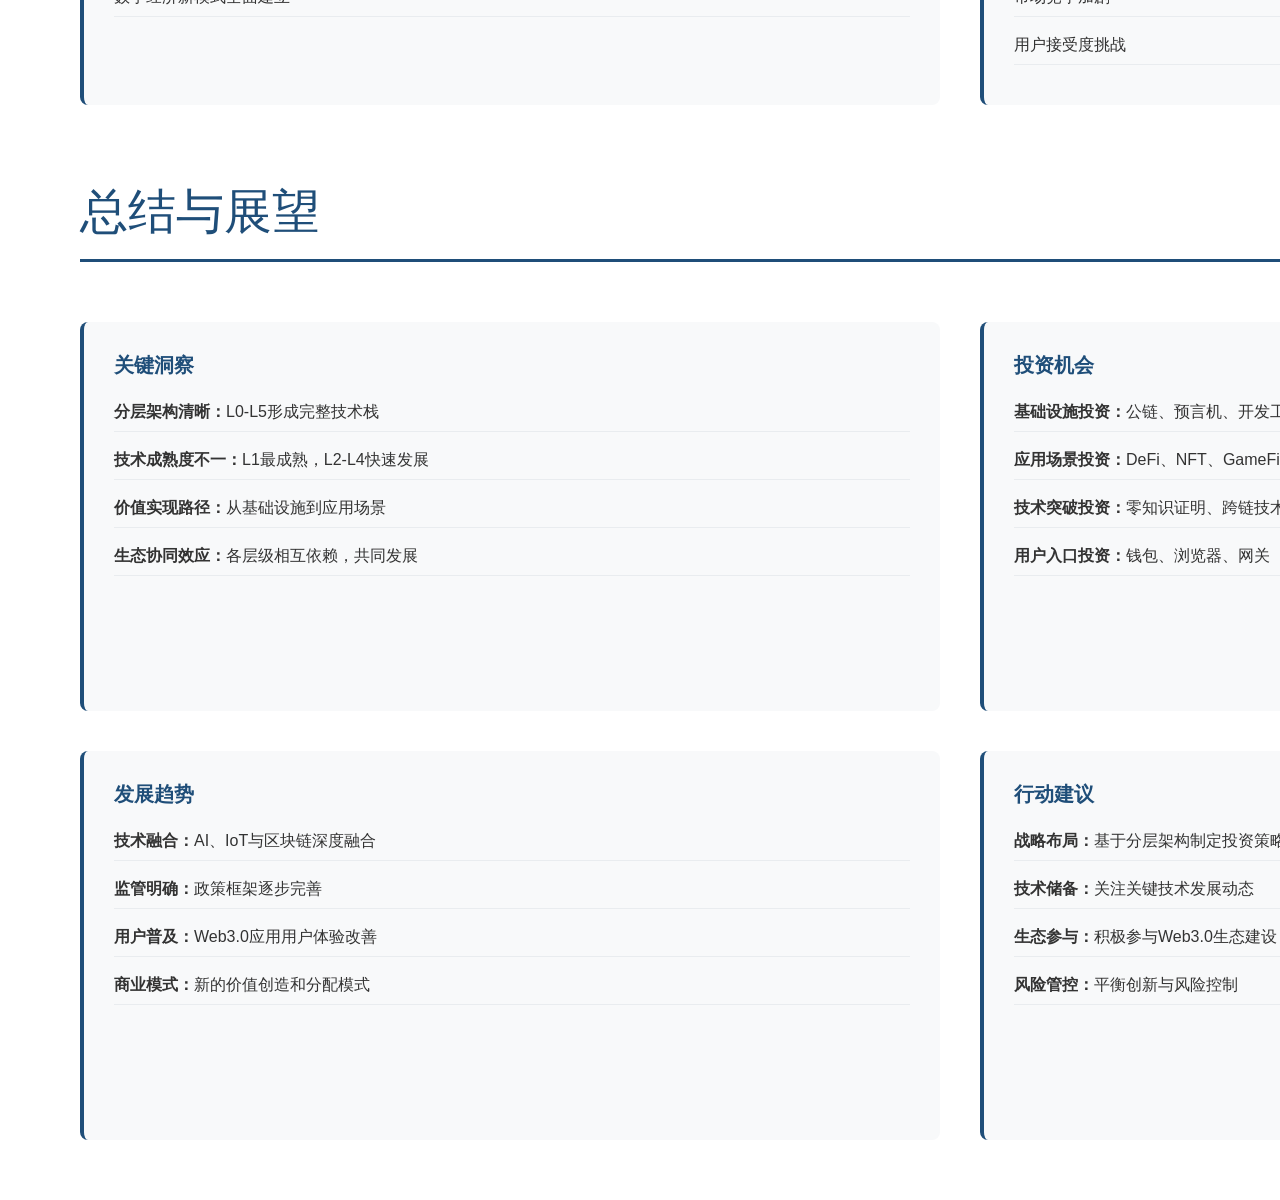
<file: Web3_Architecture_PPT.html>
<!DOCTYPE html>
<html lang="zh-CN">
<head>
    <meta charset="UTF-8">
    <meta name="viewport" content="width=device-width, initial-scale=1.0">
    <title>Web3.0 生态业务架构图 (L0-L5) - PPT演示</title>
    <style>
        /* PPT样式设计 - 麦肯锡风格 */
        body {
            font-family: 'Segoe UI', Arial, 'Microsoft YaHei', sans-serif;
            margin: 0;
            padding: 0;
            background: #ffffff;
            color: #333;
        }
        
        .slide {
            width: 1920px;
            height: 1080px;
            padding: 60px 80px;
            box-sizing: border-box;
            page-break-after: always;
            position: relative;
            background: #ffffff;
            display: flex;
            flex-direction: column;
        }
        
        /* 标题页样式 */
        .title-slide {
            justify-content: center;
            align-items: center;
            text-align: center;
            background: linear-gradient(135deg, #1f4e79 0%, #2e5984 100%);
            color: white;
        }
        
        .title-slide h1 {
            font-size: 72px;
            font-weight: 300;
            margin: 0 0 40px 0;
            letter-spacing: -2px;
        }
        
        .title-slide h2 {
            font-size: 36px;
            font-weight: 300;
            margin: 0 0 60px 0;
            opacity: 0.9;
        }
        
        .title-slide .subtitle {
            font-size: 24px;
            opacity: 0.8;
            margin-bottom: 40px;
        }
        
        .title-slide .date {
            font-size: 18px;
            opacity: 0.7;
            position: absolute;
            bottom: 60px;
            right: 80px;
        }
        
        /* 内容页样式 */
        .slide h1 {
            font-size: 48px;
            color: #1f4e79;
            margin: 0 0 40px 0;
            font-weight: 300;
            border-bottom: 3px solid #1f4e79;
            padding-bottom: 15px;
        }
        
        .slide h2 {
            font-size: 32px;
            color: #2e5984;
            margin: 30px 0 20px 0;
            font-weight: 400;
        }
        
        /* 架构图容器 */
        .architecture-container {
            flex: 1;
            display: flex;
            justify-content: center;
            align-items: center;
            margin: 20px 0;
        }
        
        /* 分层架构样式 */
        .layer-stack {
            width: 100%;
            max-width: 1600px;
            height: 800px;
            position: relative;
        }
        
        .layer {
            width: 100%;
            height: 130px;
            margin-bottom: 5px;
            border-radius: 8px;
            position: relative;
            box-shadow: 0 2px 8px rgba(0,0,0,0.1);
            overflow: hidden;
        }
        
        /* 层级颜色 - 麦肯锡专业蓝色系 */
        .layer-l5 { background: linear-gradient(90deg, #b5d6f3 0%, #c9e2f7 100%); }
        .layer-l4 { background: linear-gradient(90deg, #8bb8e0 0%, #a0c7ea 100%); }
        .layer-l3 { background: linear-gradient(90deg, #6699cc 0%, #7aa9d6 100%); }
        .layer-l2 { background: linear-gradient(90deg, #4a7ba7 0%, #5a8ab8 100%); }
        .layer-l1 { background: linear-gradient(90deg, #2e5984 0%, #3d6b94 100%); }
        .layer-l0 { background: linear-gradient(90deg, #1f4e79 0%, #2e5984 100%); }
        
        .layer-header {
            height: 50px;
            padding: 0 30px;
            display: flex;
            align-items: center;
            font-size: 24px;
            font-weight: 600;
            color: white;
            background: rgba(0,0,0,0.1);
        }
        
        .layer-content {
            height: 80px;
            padding: 15px 30px;
            display: flex;
            align-items: center;
            gap: 20px;
            flex-wrap: wrap;
        }
        
        .tech-box {
            padding: 8px 16px;
            border-radius: 4px;
            font-size: 14px;
            font-weight: 500;
            white-space: nowrap;
            border: 1px solid rgba(255,255,255,0.3);
            background: rgba(255,255,255,0.9);
            color: #333;
        }
        
        /* 技术重要性颜色 */
        .critical {
            background: #d73027 !important;
            color: white !important;
            border-color: #c82333 !important;
            font-weight: 600;
        }
        
        .future {
            background: #f39c12 !important;
            color: white !important;
            border-color: #e67e22 !important;
            font-weight: 600;
        }
        
        .advanced {
            background: #1f4e79 !important;
            color: white !important;
            border-color: #1f4e79 !important;
        }
        
        .core {
            background: #4a7ba7 !important;
            color: white !important;
            border-color: #4a7ba7 !important;
        }
        
        .basic {
            background: #6c757d !important;
            color: white !important;
            border-color: #495057 !important;
        }
        
        /* 图例样式 */
        .legend {
            position: absolute;
            top: 60px;
            right: 80px;
            width: 300px;
            background: white;
            border: 2px solid #dee2e6;
            border-radius: 8px;
            padding: 20px;
            box-shadow: 0 4px 12px rgba(0,0,0,0.1);
        }
        
        .legend h3 {
            margin: 0 0 15px 0;
            font-size: 16px;
            color: #1f4e79;
            font-weight: 600;
        }
        
        .legend-item {
            display: flex;
            align-items: center;
            margin: 8px 0;
            font-size: 12px;
        }
        
        .legend-color {
            width: 16px;
            height: 12px;
            border-radius: 2px;
            margin-right: 8px;
            border: 1px solid #ccc;
        }
        
        /* 页码 */
        .slide-number {
            position: absolute;
            bottom: 30px;
            right: 80px;
            font-size: 16px;
            color: #666;
        }
        
        /* 层级详情页样式 */
        .layer-detail {
            display: grid;
            grid-template-columns: 1fr 1fr;
            gap: 40px;
            flex: 1;
            margin-top: 20px;
        }
        
        .detail-section {
            background: #f8f9fa;
            border-radius: 8px;
            padding: 30px;
            border-left: 4px solid #1f4e79;
        }
        
        .detail-section h3 {
            font-size: 20px;
            color: #1f4e79;
            margin: 0 0 15px 0;
            font-weight: 600;
        }
        
        .detail-section ul {
            list-style: none;
            padding: 0;
            margin: 0;
        }
        
        .detail-section li {
            margin: 10px 0;
            padding: 8px 0;
            border-bottom: 1px solid #e9ecef;
        }
        
        /* 战略分析表格 */
        .strategy-table {
            width: 100%;
            border-collapse: collapse;
            margin: 20px 0;
            background: white;
            border-radius: 8px;
            overflow: hidden;
            box-shadow: 0 2px 8px rgba(0,0,0,0.1);
        }
        
        .strategy-table th {
            background: #1f4e79;
            color: white;
            padding: 15px;
            text-align: left;
            font-weight: 600;
            font-size: 16px;
        }
        
        .strategy-table td {
            padding: 12px 15px;
            border-bottom: 1px solid #e9ecef;
            font-size: 14px;
        }
        
        .strategy-table tr:nth-child(even) {
            background: #f8f9fa;
        }
        
        /* 箭头连接线 */
        .arrow-down {
            position: absolute;
            left: 50%;
            bottom: -15px;
            transform: translateX(-50%);
            width: 0;
            height: 0;
            border-left: 15px solid transparent;
            border-right: 15px solid transparent;
            border-top: 15px solid #1f4e79;
            z-index: 10;
        }
        
        /* 响应式调整 */
        @media print {
            .slide {
                width: 297mm;
                height: 210mm;
                padding: 20mm;
            }
        }
    </style>
</head>
<body>
    <!-- 幻灯片1: 标题页 -->
    <div class="slide title-slide">
        <h1>Web3.0 生态业务架构图</h1>
        <h2>L0-L5 分层技术架构分析</h2>
        <div class="subtitle">麦肯锡咨询风格 | 战略技术分析</div>
        <div class="date">2024年9月</div>
    </div>
    
    <!-- 幻灯片2: 完整架构概览 -->
    <div class="slide">
        <h1>Web3.0 分层架构总览</h1>
        <div class="architecture-container">
            <div class="layer-stack">
                <div class="layer layer-l5">
                    <div class="layer-header">L5: 接入层 (Access Layer)</div>
                    <div class="layer-content">
                        <div class="tech-box critical">MetaMask - 关键入口</div>
                        <div class="tech-box advanced">WalletConnect</div>
                        <div class="tech-box core">Web3 DApp浏览器</div>
                        <div class="tech-box advanced">Infura - 节点服务</div>
                        <div class="tech-box core">Alchemy - 开发平台</div>
                        <div class="tech-box basic">硬件钱包</div>
                    </div>
                    <div class="arrow-down"></div>
                </div>
                
                <div class="layer layer-l4">
                    <div class="layer-header">L4: 场景层 (Application Scenario Layer)</div>
                    <div class="layer-content">
                        <div class="tech-box critical">DEX (Uniswap) - 关键</div>
                        <div class="tech-box advanced">借贷协议 (Aave)</div>
                        <div class="tech-box advanced">NFT市场 (OpenSea)</div>
                        <div class="tech-box future">元宇宙资产 - 未来</div>
                        <div class="tech-box future">P2E游戏 - 未来</div>
                        <div class="tech-box advanced">DAO治理</div>
                    </div>
                    <div class="arrow-down"></div>
                </div>
                
                <div class="layer layer-l3">
                    <div class="layer-header">L3: 组件层 (Component Layer)</div>
                    <div class="layer-content">
                        <div class="tech-box critical">Chainlink - 关键</div>
                        <div class="tech-box critical">Solidity - 关键</div>
                        <div class="tech-box advanced">Band Protocol</div>
                        <div class="tech-box advanced">Rust</div>
                        <div class="tech-box core">Web3.js / Ethers.js</div>
                        <div class="tech-box future">Verifiable Credentials</div>
                    </div>
                    <div class="arrow-down"></div>
                </div>
                
                <div class="layer layer-l2">
                    <div class="layer-header">L2: 中间件层 (Middleware Layer)</div>
                    <div class="layer-content">
                        <div class="tech-box future">零知识证明 (ZK-Rollups)</div>
                        <div class="tech-box advanced">Optimistic Rollups</div>
                        <div class="tech-box future">跨链桥 - 未来重点</div>
                        <div class="tech-box advanced">原子交换</div>
                        <div class="tech-box future">zk-SNARKs/STARKs</div>
                        <div class="tech-box core">状态通道</div>
                    </div>
                    <div class="arrow-down"></div>
                </div>
                
                <div class="layer layer-l1">
                    <div class="layer-header">L1: 协议层 (公链层) - Blockchain Protocol Layer</div>
                    <div class="layer-content">
                        <div class="tech-box critical">以太坊 (Ethereum)</div>
                        <div class="tech-box critical">比特币 (Bitcoin)</div>
                        <div class="tech-box critical">哈希算法 (SHA-256)</div>
                        <div class="tech-box advanced">波卡 (Polkadot)</div>
                        <div class="tech-box advanced">IPFS - 星际文件系统</div>
                        <div class="tech-box future">DPoS - 未来</div>
                    </div>
                    <div class="arrow-down"></div>
                </div>
                
                <div class="layer layer-l0">
                    <div class="layer-header">L0: 物理设施层 (Physical Infrastructure Layer)</div>
                    <div class="layer-content">
                        <div class="tech-box core">P2P网络 (Libp2p)</div>
                        <div class="tech-box advanced">EVM (以太坊虚拟机)</div>
                        <div class="tech-box advanced">WASM (WebAssembly)</div>
                        <div class="tech-box basic">数据中心</div>
                        <div class="tech-box basic">服务器集群</div>
                        <div class="tech-box basic">CDN网络</div>
                    </div>
                </div>
            </div>
        </div>
        
        <!-- 图例 -->
        <div class="legend">
            <h3>技术重要性分类</h3>
            <div class="legend-item">
                <div class="legend-color critical"></div>
                <span>关键核心技术</span>
            </div>
            <div class="legend-item">
                <div class="legend-color future"></div>
                <span>未来重点技术</span>
            </div>
            <div class="legend-item">
                <div class="legend-color advanced"></div>
                <span>重要技术</span>
            </div>
            <div class="legend-item">
                <div class="legend-color core"></div>
                <span>核心技术</span>
            </div>
            <div class="legend-item">
                <div class="legend-color basic"></div>
                <span>基础技术</span>
            </div>
        </div>
        
        <div class="slide-number">2</div>
    </div>
    
    <!-- 幻灯片3: L5接入层详解 -->
    <div class="slide">
        <h1>L5: 接入层 (Access Layer)</h1>
        <h2>用户与Web3.0生态的直接接触点</h2>
        
        <div class="layer-detail">
            <div class="detail-section">
                <h3>钱包与身份管理</h3>
                <ul>
                    <li><span class="tech-box critical">MetaMask - 关键入口</span><br>
                        Web3世界的主要入口，用户与DApp交互的桥梁</li>
                    <li><span class="tech-box advanced">WalletConnect</span><br>
                        开放协议，连接钱包与DApp</li>
                    <li><span class="tech-box basic">硬件钱包 (Ledger)</span><br>
                        冷存储解决方案，提供最高安全性</li>
                </ul>
            </div>
            
            <div class="detail-section">
                <h3>用户界面</h3>
                <ul>
                    <li><span class="tech-box core">Web3 DApp浏览器</span><br>
                        专门为去中心化应用设计的浏览器</li>
                    <li><span class="tech-box advanced">移动端DApp</span><br>
                        移动设备上的Web3应用入口</li>
                    <li><span class="tech-box basic">桌面应用</span><br>
                        传统桌面环境的Web3接入</li>
                </ul>
            </div>
            
            <div class="detail-section">
                <h3>Web3网关</h3>
                <ul>
                    <li><span class="tech-box advanced">Infura - 节点服务</span><br>
                        提供以太坊节点访问服务</li>
                    <li><span class="tech-box core">Alchemy - 开发平台</span><br>
                        区块链开发者平台和工具</li>
                    <li><span class="tech-box advanced">QuickNode - RPC服务</span><br>
                        高性能区块链RPC服务</li>
                </ul>
            </div>
            
            <div class="detail-section">
                <h3>战略意义</h3>
                <ul>
                    <li><strong>流量聚集：</strong>控制用户入口，具有重要战略价值</li>
                    <li><strong>用户体验：</strong>决定Web3.0的普及程度</li>
                    <li><strong>生态护城河：</strong>形成用户粘性和网络效应</li>
                    <li><strong>商业模式：</strong>手续费、广告、增值服务</li>
                </ul>
            </div>
        </div>
        
        <div class="slide-number">3</div>
    </div>
    
    <!-- 幻灯片4: L4场景层详解 -->
    <div class="slide">
        <h1>L4: 场景层 (Application Scenario Layer)</h1>
        <h2>Web3.0价值实现和商业模式创新的核心</h2>
        
        <div class="layer-detail">
            <div class="detail-section">
                <h3>去中心化金融 (DeFi)</h3>
                <ul>
                    <li><span class="tech-box critical">DEX (Uniswap) - 关键</span><br>
                        去中心化交易所，DeFi生态核心基础设施</li>
                    <li><span class="tech-box advanced">借贷协议 (Aave)</span><br>
                        去中心化借贷平台</li>
                    <li><span class="tech-box core">流动性挖矿</span><br>
                        通过提供流动性获得奖励的机制</li>
                </ul>
            </div>
            
            <div class="detail-section">
                <h3>NFT与数字资产</h3>
                <ul>
                    <li><span class="tech-box advanced">NFT市场 (OpenSea)</span><br>
                        最大的NFT交易平台</li>
                    <li><span class="tech-box future">元宇宙资产 - 未来</span><br>
                        虚拟世界中的数字资产</li>
                    <li><span class="tech-box core">数字艺术品</span><br>
                        区块链确权的数字艺术作品</li>
                </ul>
            </div>
            
            <div class="detail-section">
                <h3>GameFi与元宇宙</h3>
                <ul>
                    <li><span class="tech-box future">P2E游戏 - 未来</span><br>
                        边玩边赚的游戏模式</li>
                    <li><span class="tech-box advanced">虚拟世界 (Decentraland)</span><br>
                        去中心化的虚拟世界平台</li>
                    <li><span class="tech-box future">游戏内经济 - 未来</span><br>
                        基于区块链的游戏经济系统</li>
                </ul>
            </div>
            
            <div class="detail-section">
                <h3>DAO与治理</h3>
                <ul>
                    <li><span class="tech-box advanced">去中心化自治组织</span><br>
                        基于智能合约的组织形式</li>
                    <li><span class="tech-box core">治理代币</span><br>
                        用于协议治理的代币</li>
                    <li><span class="tech-box future">链上投票 - 未来</span><br>
                        透明的链上治理投票系统</li>
                </ul>
            </div>
        </div>
        
        <div class="slide-number">4</div>
    </div>
    
    <!-- 幻灯片5: L3组件层详解 -->
    <div class="slide">
        <h1>L3: 组件层 (Component Layer)</h1>
        <h2>Web3.0开发者生态和技术创新的支撑</h2>
        
        <div class="layer-detail">
            <div class="detail-section">
                <h3>预言机服务</h3>
                <ul>
                    <li><span class="tech-box critical">Chainlink - 关键</span><br>
                        连接链上链下世界的关键基础设施</li>
                    <li><span class="tech-box advanced">Band Protocol</span><br>
                        跨链数据预言机协议</li>
                    <li><span class="tech-box core">Tellor</span><br>
                        去中心化预言机网络</li>
                </ul>
            </div>
            
            <div class="detail-section">
                <h3>智能合约平台</h3>
                <ul>
                    <li><span class="tech-box critical">Solidity - 关键</span><br>
                        Web3应用开发的主要编程语言</li>
                    <li><span class="tech-box advanced">Rust</span><br>
                        高性能智能合约语言</li>
                    <li><span class="tech-box core">Vyper</span><br>
                        Python风格的智能合约语言</li>
                </ul>
            </div>
            
            <div class="detail-section">
                <h3>开发工具</h3>
                <ul>
                    <li><span class="tech-box core">Web3.js / Ethers.js</span><br>
                        JavaScript区块链交互库</li>
                    <li><span class="tech-box core">Truffle / Hardhat</span><br>
                        智能合约开发框架</li>
                    <li><span class="tech-box advanced">MetaMask SDK</span><br>
                        钱包集成开发工具包</li>
                </ul>
            </div>
            
            <div class="detail-section">
                <h3>身份与认证</h3>
                <ul>
                    <li><span class="tech-box advanced">DID (去中心化身份)</span><br>
                        自主身份管理系统</li>
                    <li><span class="tech-box core">ENS (以太坊域名服务)</span><br>
                        区块链域名解析服务</li>
                    <li><span class="tech-box future">Verifiable Credentials</span><br>
                        可验证的数字凭证</li>
                </ul>
            </div>
        </div>
        
        <div class="slide-number">5</div>
    </div>
    
    <!-- 幻灯片6: L2中间件层详解 -->
    <div class="slide">
        <h1>L2: 中间件层 (Middleware Layer)</h1>
        <h2>Web3.0技术突破和扩展的关键层级</h2>
        
        <div class="layer-detail">
            <div class="detail-section">
                <h3>扩展性解决方案</h3>
                <ul>
                    <li><span class="tech-box future">零知识证明 (ZK-Rollups)</span><br>
                        结合隐私保护和扩展性的突破性技术</li>
                    <li><span class="tech-box advanced">Optimistic Rollups</span><br>
                        乐观rollup扩容方案</li>
                    <li><span class="tech-box core">状态通道 (Lightning)</span><br>
                        链下交易通道</li>
                </ul>
            </div>
            
            <div class="detail-section">
                <h3>跨链技术</h3>
                <ul>
                    <li><span class="tech-box future">跨链桥 - 未来重点</span><br>
                        连接不同区块链生态的关键基础设施</li>
                    <li><span class="tech-box advanced">原子交换</span><br>
                        无需第三方的跨链资产交换</li>
                    <li><span class="tech-box advanced">中继链</span><br>
                        连接多条平行链的中心链</li>
                </ul>
            </div>
            
            <div class="detail-section">
                <h3>隐私保护</h3>
                <ul>
                    <li><span class="tech-box future">zk-SNARKs/STARKs</span><br>
                        零知识证明算法，保护隐私</li>
                    <li><span class="tech-box advanced">环签名</span><br>
                        匿名签名技术</li>
                    <li><span class="tech-box advanced">同态加密</span><br>
                        支持密文计算的加密技术</li>
                </ul>
            </div>
            
            <div class="detail-section">
                <h3>技术趋势</h3>
                <ul>
                    <li><strong>性能突破：</strong>TPS从数十提升到数万</li>
                    <li><strong>成本降低：</strong>交易费用大幅下降</li>
                    <li><strong>隐私保护：</strong>零知识证明技术成熟</li>
                    <li><strong>互操作性：</strong>多链生态互联互通</li>
                </ul>
            </div>
        </div>
        
        <div class="slide-number">6</div>
    </div>
    
    <!-- 幻灯片7: L1协议层详解 -->
    <div class="slide">
        <h1>L1: 协议层 (公链层)</h1>
        <h2>整个Web3.0生态系统的基础和价值锚定</h2>
        
        <div class="layer-detail">
            <div class="detail-section">
                <h3>主要公链</h3>
                <ul>
                    <li><span class="tech-box critical">以太坊 (Ethereum)</span><br>
                        智能合约平台，Web3生态核心基础设施</li>
                    <li><span class="tech-box critical">比特币 (Bitcoin)</span><br>
                        价值存储和转移的基础，区块链技术起源</li>
                    <li><span class="tech-box advanced">波卡 (Polkadot)</span><br>
                        多链互操作性平台</li>
                    <li><span class="tech-box advanced">Solana</span><br>
                        高性能公链</li>
                </ul>
            </div>
            
            <div class="detail-section">
                <h3>共识机制</h3>
                <ul>
                    <li><span class="tech-box critical">哈希算法 (SHA-256)</span><br>
                        区块链安全的数学基础</li>
                    <li><span class="tech-box core">工作量证明 (PoW)</span><br>
                        比特币使用的共识机制</li>
                    <li><span class="tech-box advanced">权益证明 (PoS)</span><br>
                        更环保的共识机制，以太坊2.0采用</li>
                    <li><span class="tech-box future">DPoS - 未来</span><br>
                        委托权益证明</li>
                </ul>
            </div>
            
            <div class="detail-section">
                <h3>分布式存储</h3>
                <ul>
                    <li><span class="tech-box advanced">IPFS - 星际文件系统</span><br>
                        去中心化存储网络</li>
                    <li><span class="tech-box core">Swarm</span><br>
                        以太坊生态的存储解决方案</li>
                    <li><span class="tech-box advanced">Arweave</span><br>
                        永久存储区块链</li>
                </ul>
            </div>
            
            <div class="detail-section">
                <h3>市场地位</h3>
                <ul>
                    <li><strong>以太坊：</strong>智能合约领导者，生态最完善</li>
                    <li><strong>比特币：</strong>数字黄金，价值存储首选</li>
                    <li><strong>新兴公链：</strong>在性能、成本等方面有所突破</li>
                    <li><strong>发展趋势：</strong>多链并存，各有专长</li>
                </ul>
            </div>
        </div>
        
        <div class="slide-number">7</div>
    </div>
    
    <!-- 幻灯片8: L0物理设施层详解 -->
    <div class="slide">
        <h1>L0: 物理设施层</h1>
        <h2>支撑整个Web3.0生态系统运行的物理基础</h2>
        
        <div class="layer-detail">
            <div class="detail-section">
                <h3>网络基础设施</h3>
                <ul>
                    <li><span class="tech-box core">P2P网络 (Libp2p)</span><br>
                        点对点网络协议，Web3的基础通信层</li>
                    <li><span class="tech-box basic">互联网基础设施</span><br>
                        传统互联网基础设施</li>
                    <li><span class="tech-box basic">CDN网络</span><br>
                        内容分发网络</li>
                </ul>
            </div>
            
            <div class="detail-section">
                <h3>硬件设施</h3>
                <ul>
                    <li><span class="tech-box basic">数据中心</span><br>
                        托管区块链节点的物理设施</li>
                    <li><span class="tech-box basic">服务器集群</span><br>
                        运行区块链节点的服务器</li>
                    <li><span class="tech-box basic">存储设备</span><br>
                        区块链数据存储设备</li>
                </ul>
            </div>
            
            <div class="detail-section">
                <h3>计算平台</h3>
                <ul>
                    <li><span class="tech-box advanced">EVM (以太坊虚拟机)</span><br>
                        智能合约执行环境</li>
                    <li><span class="tech-box advanced">WASM (WebAssembly)</span><br>
                        高性能的Web执行环境</li>
                </ul>
            </div>
            
            <div class="detail-section">
                <h3>基础设施趋势</h3>
                <ul>
                    <li><strong>去中心化：</strong>从中心化向分布式转变</li>
                    <li><strong>专业化：</strong>针对区块链优化的硬件</li>
                    <li><strong>绿色化：</strong>更节能的共识机制和硬件</li>
                    <li><strong>边缘化：</strong>边缘计算与区块链结合</li>
                </ul>
            </div>
        </div>
        
        <div class="slide-number">8</div>
    </div>
    
    <!-- 幻灯片9: 战略分析 -->
    <div class="slide">
        <h1>战略分析与投资建议</h1>
        
        <table class="strategy-table">
            <thead>
                <tr>
                    <th>技术分类</th>
                    <th>代表技术</th>
                    <th>战略价值</th>
                    <th>投资时机</th>
                    <th>风险等级</th>
                </tr>
            </thead>
            <tbody>
                <tr>
                    <td><span class="tech-box critical">关键核心技术</span></td>
                    <td>以太坊、比特币、Chainlink</td>
                    <td>生态基石，长期价值</td>
                    <td>持续配置</td>
                    <td>低</td>
                </tr>
                <tr>
                    <td><span class="tech-box future">未来重点技术</span></td>
                    <td>零知识证明、跨链桥</td>
                    <td>技术突破点</td>
                    <td>积极布局</td>
                    <td>中高</td>
                </tr>
                <tr>
                    <td><span class="tech-box advanced">重要技术</span></td>
                    <td>波卡、IPFS、DID</td>
                    <td>生态完善</td>
                    <td>选择性投资</td>
                    <td>中</td>
                </tr>
                <tr>
                    <td><span class="tech-box core">核心技术</span></td>
                    <td>开发工具、钱包</td>
                    <td>基础设施</td>
                    <td>稳健投资</td>
                    <td>低中</td>
                </tr>
            </tbody>
        </table>
        
        <div class="layer-detail" style="margin-top: 40px;">
            <div class="detail-section">
                <h3>短期策略 (1-2年)</h3>
                <ul>
                    <li>重点关注DeFi协议成熟和NFT市场发展</li>
                    <li>Layer 2扩展方案的产业化应用</li>
                    <li>监管政策明确带来的市场机会</li>
                </ul>
            </div>
            
            <div class="detail-section">
                <h3>中期策略 (3-5年)</h3>
                <ul>
                    <li>零知识证明技术的大规模商业化</li>
                    <li>跨链技术成熟，多链生态互联</li>
                    <li>元宇宙和GameFi的主流化</li>
                </ul>
            </div>
            
            <div class="detail-section">
                <h3>长期愿景 (5-10年)</h3>
                <ul>
                    <li>Web3.0基础设施全面成熟</li>
                    <li>去中心化应用成为主流</li>
                    <li>数字经济新模式全面建立</li>
                </ul>
            </div>
            
            <div class="detail-section">
                <h3>风险提示</h3>
                <ul>
                    <li>监管政策不确定性</li>
                    <li>技术安全风险</li>
                    <li>市场竞争加剧</li>
                    <li>用户接受度挑战</li>
                </ul>
            </div>
        </div>
        
        <div class="slide-number">9</div>
    </div>
    
    <!-- 幻灯片10: 总结与展望 -->
    <div class="slide">
        <h1>总结与展望</h1>
        
        <div class="layer-detail">
            <div class="detail-section">
                <h3>关键洞察</h3>
                <ul>
                    <li><strong>分层架构清晰：</strong>L0-L5形成完整技术栈</li>
                    <li><strong>技术成熟度不一：</strong>L1最成熟，L2-L4快速发展</li>
                    <li><strong>价值实现路径：</strong>从基础设施到应用场景</li>
                    <li><strong>生态协同效应：</strong>各层级相互依赖，共同发展</li>
                </ul>
            </div>
            
            <div class="detail-section">
                <h3>投资机会</h3>
                <ul>
                    <li><strong>基础设施投资：</strong>公链、预言机、开发工具</li>
                    <li><strong>应用场景投资：</strong>DeFi、NFT、GameFi</li>
                    <li><strong>技术突破投资：</strong>零知识证明、跨链技术</li>
                    <li><strong>用户入口投资：</strong>钱包、浏览器、网关</li>
                </ul>
            </div>
            
            <div class="detail-section">
                <h3>发展趋势</h3>
                <ul>
                    <li><strong>技术融合：</strong>AI、IoT与区块链深度融合</li>
                    <li><strong>监管明确：</strong>政策框架逐步完善</li>
                    <li><strong>用户普及：</strong>Web3.0应用用户体验改善</li>
                    <li><strong>商业模式：</strong>新的价值创造和分配模式</li>
                </ul>
            </div>
            
            <div class="detail-section">
                <h3>行动建议</h3>
                <ul>
                    <li><strong>战略布局：</strong>基于分层架构制定投资策略</li>
                    <li><strong>技术储备：</strong>关注关键技术发展动态</li>
                    <li><strong>生态参与：</strong>积极参与Web3.0生态建设</li>
                    <li><strong>风险管控：</strong>平衡创新与风险控制</li>
                </ul>
            </div>
        </div>
        
        <div class="slide-number">10</div>
    </div>
    
    <script>
        // 添加交互功能
        document.addEventListener('DOMContentLoaded', function() {
            // 为技术标签添加点击事件
            const techBoxes = document.querySelectorAll('.tech-box');
            techBoxes.forEach(box => {
                box.addEventListener('click', function() {
                    // 可以添加详细信息弹窗或其他交互
                    console.log('点击了技术:', this.textContent);
                });
            });
            
            // 添加键盘导航
            document.addEventListener('keydown', function(e) {
                if (e.key === 'ArrowRight' || e.key === ' ') {
                    // 下一页逻辑
                    console.log('下一页');
                } else if (e.key === 'ArrowLeft') {
                    // 上一页逻辑
                    console.log('上一页');
                }
            });
        });
    </script>
</body>
</html>
</file>
